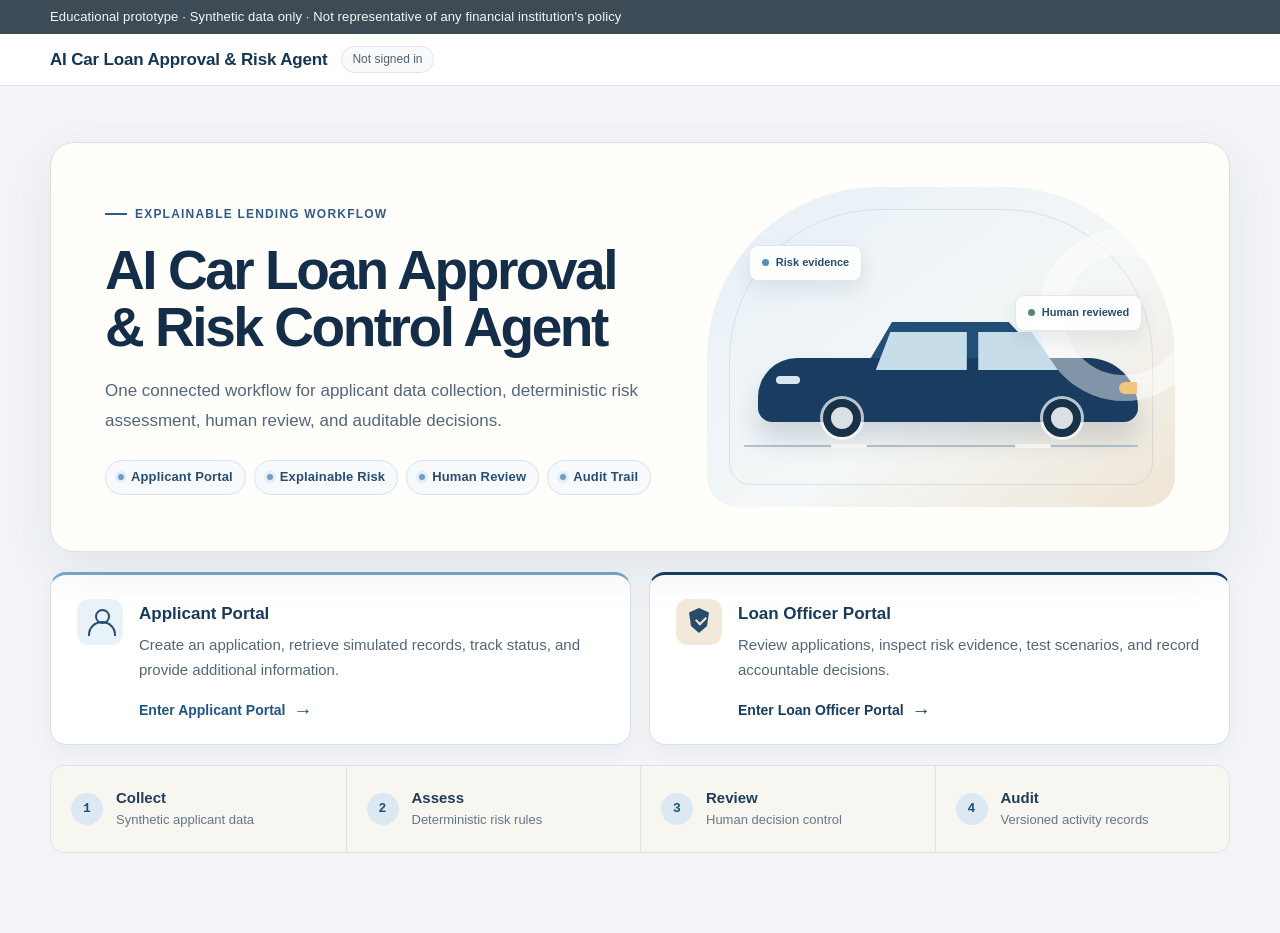
<file: frontend/index.html>
<!doctype html>
<html lang="en">
<head>
  <meta charset="utf-8">
  <meta name="viewport" content="width=device-width, initial-scale=1">
  <meta name="app-build" content="20260730-ui-final-2">
  <title>AI Car Loan Approval &amp; Risk Agent</title>
  <link rel="stylesheet" href="./css/styles.css?v=20260730-ui-final-2">
</head>
<body>
  <div class="demobar">Educational prototype · Synthetic data only · Not representative of any financial institution's policy</div>
  <nav class="appbar" aria-label="Main navigation">
    <div class="header-identity">
      <span class="brand" id="product-title">AI Car Loan Approval &amp; Risk Agent</span>
      <span class="who" id="who"></span>
    </div>
    <span class="spacer"></span>
    <span class="muted mono" id="ver"></span>
    <div class="header-actions" id="header-actions">
      <button class="btn sm" id="switch-portal" data-action="switch-role" hidden>Switch portal</button>
      <button class="btn sm" id="reset-demo" data-action="reset-demo" hidden>Reset demo</button>
    </div>
  </nav>
  <main class="wrap" id="app"></main>
  <div class="toast-region" id="toast-region" aria-live="polite" aria-atomic="true"></div>
  <script>if (window.location.hostname.endsWith('.onrender.com')) window.CAR_LOAN_API_BASE = 'https://g3-car-loan-api.onrender.com';</script>
  <script type="module" src="./js/app.js?v=20260730-ui-final-2"></script>
</body>
</html>
</file>
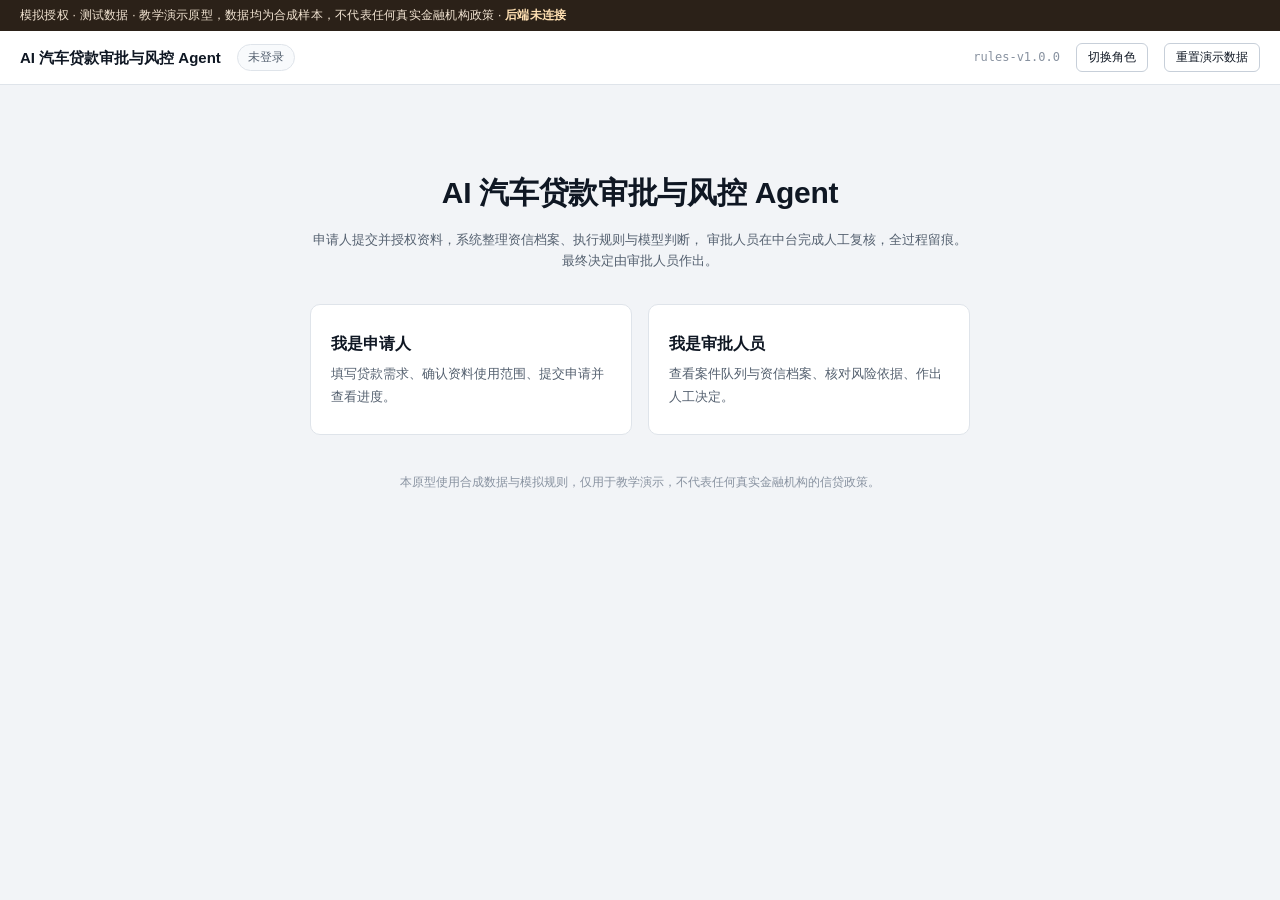
<file: frontend(api)/index_api.html>
<!DOCTYPE html>
<html lang="zh-CN">
<head>
<meta charset="utf-8">
<meta name="viewport" content="width=device-width, initial-scale=1">
<title>AI 汽车贷款审批与风控 Agent · 演示原型</title>
<style>
:root{
  --bg:#F2F4F7; --card:#FFFFFF; --card-2:#F8FAFC;
  --ink:#0F1723; --ink2:#54606F; --ink3:#8892A0;
  --line:#DFE4EA; --line2:#C7CFD9;
  --brand:#1F4E8C; --brand-soft:#E8EFF8; --brand-ink:#163A69;
  --ok:#15704A; --ok-soft:#E4F2EB;
  --warn:#9A6209; --warn-soft:#FBF0DC;
  --bad:#A8291F; --bad-soft:#FAE9E7;
  --mono: ui-monospace,"SF Mono","Cascadia Mono",Consolas,monospace;
  --sans: -apple-system,BlinkMacSystemFont,"Segoe UI","PingFang SC","Microsoft YaHei",sans-serif;
}
*{box-sizing:border-box}
body{margin:0;background:var(--bg);color:var(--ink);font-family:var(--sans);font-size:14px;line-height:1.6}
h1,h2,h3{margin:0;font-weight:600;letter-spacing:-.01em}
h1{font-size:22px} h2{font-size:17px} h3{font-size:14px}
a{color:var(--brand)}
.mono{font-family:var(--mono);font-variant-numeric:tabular-nums}

.demobar{background:#2B2118;color:#F2E4D2;font-size:12px;padding:6px 20px;letter-spacing:.02em}
.appbar{background:var(--card);border-bottom:1px solid var(--line);padding:12px 20px;display:flex;align-items:center;gap:16px;flex-wrap:wrap}
.appbar .brand{font-weight:600;font-size:15px}
.appbar .who{font-size:12px;color:var(--ink2);background:var(--card-2);border:1px solid var(--line);padding:3px 10px;border-radius:20px}
.appbar .spacer{flex:1}
.wrap{max-width:1320px;margin:0 auto;padding:24px 20px 80px}

.btn{font-family:inherit;font-size:13px;padding:8px 16px;border-radius:6px;border:1px solid var(--line2);background:var(--card);color:var(--ink);cursor:pointer;line-height:1.4}
.btn:hover{border-color:var(--ink3)}
.btn:focus-visible{outline:2px solid var(--brand);outline-offset:2px}
.btn.pri{background:var(--brand);border-color:var(--brand);color:#fff}
.btn.pri:hover{background:var(--brand-ink)}
.btn.ok{background:var(--ok);border-color:var(--ok);color:#fff}
.btn.warn{background:var(--warn);border-color:var(--warn);color:#fff}
.btn.bad{background:var(--bad);border-color:var(--bad);color:#fff}
.btn.sm{padding:5px 11px;font-size:12px}
.btn:disabled{opacity:.42;cursor:not-allowed}
.btnrow{display:flex;gap:10px;flex-wrap:wrap}

.card{background:var(--card);border:1px solid var(--line);border-radius:10px;padding:20px}
.card+.card{margin-top:16px}
.card h2{margin-bottom:4px}
.sub{color:var(--ink2);font-size:13px}
.muted{color:var(--ink3);font-size:12px}

label.f{display:block;margin-bottom:14px}
label.f span{display:block;font-size:12px;color:var(--ink2);margin-bottom:5px}
input,select{font-family:inherit;font-size:14px;width:100%;padding:8px 10px;border:1px solid var(--line2);border-radius:6px;background:var(--card)}
input:focus,select:focus{outline:2px solid var(--brand);outline-offset:-1px;border-color:var(--brand)}
input[readonly]{background:var(--card-2);color:var(--ink2)}
textarea{font-family:inherit;font-size:14px;width:100%;padding:10px;border:1px solid var(--line2);border-radius:6px;min-height:76px;resize:vertical}
.grid2{display:grid;grid-template-columns:1fr 1fr;gap:0 18px}
.grid3{display:grid;grid-template-columns:repeat(3,1fr);gap:0 18px}
@media(max-width:820px){.grid2,.grid3{grid-template-columns:1fr}}

table{width:100%;border-collapse:collapse;font-size:13px}
th{text-align:left;font-weight:500;font-size:11px;letter-spacing:.06em;text-transform:uppercase;color:var(--ink3);padding:8px 10px;border-bottom:1px solid var(--line)}
td{padding:10px;border-bottom:1px solid var(--line);vertical-align:middle}
tbody tr:hover{background:var(--card-2)}

.tag{display:inline-block;font-size:11px;padding:2px 9px;border-radius:20px;border:1px solid transparent;white-space:nowrap}
.t-gray{background:#EEF1F4;color:#4A5563} .t-blue{background:var(--brand-soft);color:var(--brand-ink)}
.t-ok{background:var(--ok-soft);color:var(--ok)} .t-warn{background:var(--warn-soft);color:var(--warn)}
.t-bad{background:var(--bad-soft);color:var(--bad)}

.stats{display:grid;grid-template-columns:repeat(4,1fr);gap:14px;margin-bottom:16px}
@media(max-width:820px){.stats{grid-template-columns:1fr 1fr}}
.stat{background:var(--card);border:1px solid var(--line);border-radius:10px;padding:16px 18px}
.stat .n{font-family:var(--mono);font-size:26px;font-weight:600;letter-spacing:-.02em}
.stat .l{font-size:12px;color:var(--ink2)}

.steps{display:flex;gap:6px;margin-bottom:22px;flex-wrap:wrap}
.steps div{flex:1;min-width:110px;font-size:12px;padding:8px 10px;border-radius:6px;background:var(--card-2);color:var(--ink3);border:1px solid var(--line)}
.steps div.on{background:var(--brand-soft);color:var(--brand-ink);border-color:#B9CEE6;font-weight:500}
.steps div.done{color:var(--ok);border-color:#C3DFD2;background:var(--ok-soft)}

.tl{list-style:none;padding:0;margin:0}
.tl li{position:relative;padding:0 0 20px 26px;border-left:2px solid var(--line);margin-left:6px}
.tl li:last-child{border-left-color:transparent;padding-bottom:0}
.tl li::before{content:"";position:absolute;left:-7px;top:4px;width:12px;height:12px;border-radius:50%;background:var(--card);border:2px solid var(--line2)}
.tl li.done::before{background:var(--ok);border-color:var(--ok)}
.tl li.now::before{background:var(--brand);border-color:var(--brand)}
.tl b{display:block;font-weight:500}

.cols{display:grid;grid-template-columns:1fr 1fr 1.05fr;gap:16px;align-items:start}
@media(max-width:1100px){.cols{grid-template-columns:1fr}}
.col{background:var(--card);border:1px solid var(--line);border-radius:10px;overflow:hidden}
.colhd{padding:12px 16px;border-bottom:1px solid var(--line);background:var(--card-2)}
.colhd b{font-size:13px} .colhd em{font-style:normal;font-size:11px;color:var(--ink3);display:block}
.colbd{padding:16px}

.fgroup{margin-bottom:18px}
.fgroup>b{font-size:11px;letter-spacing:.06em;text-transform:uppercase;color:var(--ink3);display:block;margin-bottom:8px}
.frow{padding:8px 10px;border:1px solid var(--line);border-radius:6px;margin-bottom:6px;background:var(--card)}
.frow.hl{border-color:var(--brand);background:var(--brand-soft)}
.frow .k{font-size:12px;color:var(--ink2)}
.frow .v{font-weight:500}
.chips{margin-top:4px;display:flex;gap:5px;flex-wrap:wrap}
.chip{font-size:10px;padding:1px 7px;border-radius:4px;background:#EEF1F4;color:#5B6675;border:1px solid var(--line)}
.chip.ok{background:var(--ok-soft);color:var(--ok);border-color:#C3DFD2}
.chip.ref{background:#F4F0E8;color:#7A6741;border-color:#E4DACA}

.chk{display:flex;justify-content:space-between;align-items:center;padding:7px 10px;border-bottom:1px solid var(--line);font-size:13px}
.chk:last-child{border-bottom:none}

.score{display:flex;align-items:baseline;gap:10px;margin-bottom:4px}
.score .n{font-family:var(--mono);font-size:42px;font-weight:600;letter-spacing:-.03em;line-height:1}
.bar{margin-bottom:9px;cursor:pointer}
.bar .lb{display:flex;justify-content:space-between;font-size:12px;margin-bottom:3px}
.bar .track{height:7px;background:#EDF0F3;border-radius:4px;overflow:hidden}
.bar .fill{height:100%;background:var(--brand);border-radius:4px}
.bar:hover .lb{color:var(--brand)}

.note{background:var(--card-2);border:1px solid var(--line);border-left:3px solid var(--brand);border-radius:0 6px 6px 0;padding:11px 14px;font-size:13px;color:var(--ink2);margin:14px 0}
.note.warn{border-left-color:var(--warn);background:var(--warn-soft);color:#6E4706}
.note.bad{border-left-color:var(--bad);background:var(--bad-soft);color:#7C1E16}
.hr{height:1px;background:var(--line);margin:18px 0}
.hr.thick{height:2px;background:var(--line2);margin:20px 0}
.center{text-align:center}
.hero{max-width:660px;margin:60px auto;text-align:center}
.hero h1{font-size:30px;margin-bottom:12px}
.rolecards{display:grid;grid-template-columns:1fr 1fr;gap:16px;margin-top:32px}
@media(max-width:700px){.rolecards{grid-template-columns:1fr}}
.rolecard{background:var(--card);border:1px solid var(--line);border-radius:10px;padding:26px 20px;cursor:pointer;text-align:left}
.rolecard:hover{border-color:var(--brand)}
.rolecard b{display:block;font-size:16px;margin-bottom:6px}
.sr{position:absolute;width:1px;height:1px;overflow:hidden;clip:rect(0 0 0 0)}
</style>
</head>
<body>
<div class="demobar">模拟授权 · 测试数据 · 教学演示原型，数据均为合成样本，不代表任何真实金融机构政策 · <b id="apiStatus">正在连接后端 API…</b></div>
<div class="appbar">
  <span class="brand">AI 汽车贷款审批与风控 Agent</span>
  <span class="who" id="who"></span>
  <span class="spacer"></span>
  <span class="muted mono" id="ver"></span>
  <button class="btn sm" onclick="switchRole()">切换角色</button>
  <button class="btn sm" onclick="resetDemo()">重置演示数据</button>
</div>
<div class="wrap" id="app"></div>
<script>
/* ============ 常量与规则版本 ============ */
const RULESET_VERSION = 'rules-v1.0.0';
const FLAT_RATE = 0.0278;
const KEY = 'carloan_demo_v1';

const STATUS = {
  draft:      {label:'草稿',       cls:'t-gray'},
  submitted:  {label:'已提交',     cls:'t-blue'},
  reviewing:  {label:'审核中',     cls:'t-blue'},
  need_info:  {label:'待补充资料', cls:'t-warn'},
  approved:   {label:'已批准',     cls:'t-ok'},
  rejected:   {label:'已拒绝',     cls:'t-bad'}
};

/* ============ 演示案例（三档，一键载入） ============ */
const PRESETS = {
  low: {name:'陈慧玲', nric:'S8••••21F', age:38, residency:'新加坡公民', phone:'9•••4412',
    empType:'全职受雇', employer:'新翼物流私人有限公司', title:'运营主管', empMonths:20,
    incomeDeclared:6000, incomeVerified:6000, education:'本科', marital:'已婚',
    existingMonthly:500, outstanding:12000, latePayments:0, otherLoans:1,
    carModel:'Toyota Corolla Altis 1.6', carPrice:115000, omv:17000, carAge:1,
    downPayment:43700, loanAmount:71300, tenureYears:5},
  medium: {name:'林俊达', nric:'S9••••07D', age:31, residency:'永久居民', phone:'8•••7730',
    empType:'全职受雇', employer:'恒昌建筑工程私人有限公司', title:'项目协调员', empMonths:10,
    incomeDeclared:5000, incomeVerified:4300, education:'大专', marital:'未婚',
    existingMonthly:1000, outstanding:48000, latePayments:1, otherLoans:2,
    carModel:'Honda Civic 1.5 Turbo', carPrice:150000, omv:25000, carAge:4,
    downPayment:60000, loanAmount:90000, tenureYears:7},
  high: {name:'黄伟明', nric:'S9••••55A', age:27, residency:'工作准证', phone:'9•••2038',
    empType:'自雇 / 兼职', employer:'个体经营（网约车）', title:'自雇', empMonths:5,
    incomeDeclared:4200, incomeVerified:2900, education:'中学', marital:'未婚',
    existingMonthly:1200, outstanding:71000, latePayments:3, otherLoans:3,
    carModel:'Mazda 3 1.5', carPrice:130000, omv:18000, carAge:3,
    downPayment:39000, loanAmount:91000, tenureYears:7}
};

/* ============ 存储 ============ */
let S = null;
function blankApp(){
  return {id:null, status:'draft', createdAt:null, submittedAt:null,
    consent:false, myinfoPulled:false, creditPulled:false,
    name:'', nric:'', age:'', residency:'新加坡公民', phone:'',
    empType:'全职受雇', employer:'', title:'', empMonths:'',
    incomeDeclared:'', incomeVerified:'', education:'', marital:'',
    existingMonthly:'', outstanding:'', latePayments:'', otherLoans:'',
    carModel:'', carPrice:'', omv:'', carAge:'',
    downPayment:'', loanAmount:'', tenureYears:5,
    decision:null, officerNote:'', needInfoReason:'', supplementNote:''};
}
function seedData(){
  const apps = [];
  const mk = (preset, status, decision, note) => {
    const a = Object.assign(blankApp(), PRESETS[preset]);
    a.consent = true; a.myinfoPulled = true; a.creditPulled = true;
    a.status = status; a.decision = decision; a.officerNote = note || '';
    return a;
  };
  apps.push(mk('low','approved','Approve','收入与社保记录一致，负债水平低，同意按申请金额批准。'));
  apps.push(mk('medium','reviewing',null,''));
  apps.push(mk('high','rejected','Reject','申报收入与核实收入差异过大，且近12个月逾期3次，风险不可接受。'));
  apps.push(mk('medium','need_info',null,''));
  apps[3].needInfoReason = '请补充最近3个月完整银行流水，用于核对申报收入。';
  apps.push(mk('low','submitted',null,''));
  const now = Date.now();
  apps.forEach((a,i)=>{
    a.id = 'CAR-2026-' + String(i+1).padStart(3,'0');
    a.createdAt = now - (6-i)*86400000;
    a.submittedAt = a.createdAt + 3600000;
    a.name = a.name + ' ' + ['','','','（二次申请）',''][i];
    a.name = a.name.trim();
  });
  apps[3].nric = apps[1].nric;
  const audit = [];
  apps.forEach(a=>{
    audit.push(mkAudit(a.id,'Submitted','Applicant',a.submittedAt,'申请提交，资料项 16 / 16'));
    audit.push(mkAudit(a.id,'Info Retrieved','System',a.submittedAt+60000,'MyInfo Sandbox 模拟授权拉取成功'));
    const r = evaluate(a, apps);
    audit.push(mkAudit(a.id,'Risk Assessed','System',a.submittedAt+120000,'风险分 '+r.score+' / '+r.level+'，建议 '+r.recommendation));
    if(a.status==='approved') audit.push(mkAudit(a.id,'Approved','Officer01',a.submittedAt+7200000,a.officerNote));
    if(a.status==='rejected') audit.push(mkAudit(a.id,'Rejected','Officer01',a.submittedAt+7200000,a.officerNote));
    if(a.status==='need_info') audit.push(mkAudit(a.id,'Info Requested','Officer01',a.submittedAt+5400000,a.needInfoReason));
  });
  return {apps, audit, seq:apps.length, role:null};
}
function mkAudit(appId, action, actor, ts, note){
  return {appId, action, actor, ts, note, modelVersion:RULESET_VERSION};
}
function load(){
  try{ const raw = localStorage.getItem(KEY); if(raw){ S = JSON.parse(raw); return; } }catch(e){}
  S = seedData(); save();
}
function save(){ try{ localStorage.setItem(KEY, JSON.stringify(S)); }catch(e){} }
function resetDemo(){
  if(!confirm('重置为初始演示数据？当前所有新建的申请会被清空。')) return;
  S = seedData(); save(); location.hash = '#/'; render();
}
function logAudit(appId, action, actor, note){
  S.audit.push(mkAudit(appId, action, actor, Date.now(), note)); save();
}
function findApp(id){ return S.apps.find(a=>a.id===id); }

/* ============ 工具 ============ */
const n = v => Number(v) || 0;
const money = v => 'S$' + n(v).toLocaleString('en-SG',{maximumFractionDigits:0});
const pct = v => (v*100).toFixed(1) + '%';
const fmtTime = ts => { const d = new Date(ts);
  return d.getFullYear()+'-'+String(d.getMonth()+1).padStart(2,'0')+'-'+String(d.getDate()).padStart(2,'0')+' '+String(d.getHours()).padStart(2,'0')+':'+String(d.getMinutes()).padStart(2,'0'); };
const esc = s => String(s==null?'':s).replace(/[&<>"]/g, c=>({'&':'&amp;','<':'&lt;','>':'&gt;','"':'&quot;'}[c]));

/* ============ 风险规则引擎（确定性，纯函数） ============ */
function ltvCap(omv){ return n(omv) <= 20000 ? 0.70 : 0.60; }
function monthlyPayment(loan, years){
  const y = n(years) || 1;
  return (n(loan) + n(loan)*FLAT_RATE*y) / (y*12);
}
function band(v, table){ for(const [max, score, tag] of table){ if(v < max) return [score, tag]; } return [0,'']; }

function evaluate(a, allApps){
  const factors = [], rules = [], questions = [], hard = [];
  const price = n(a.carPrice), loan = n(a.loanAmount), omv = n(a.omv);
  const cap = ltvCap(omv);
  const ltv = price > 0 ? loan/price : 0;
  const mp = monthlyPayment(loan, a.tenureYears);
  const income = n(a.incomeVerified) || n(a.incomeDeclared);
  const dsr = income > 0 ? (n(a.existingMonthly) + mp)/income : 1;
  const dpRatio = price > 0 ? n(a.downPayment)/price : 0;
  const gap = n(a.incomeVerified) > 0 ? Math.abs(n(a.incomeDeclared)-n(a.incomeVerified))/n(a.incomeVerified) : 0;

  /* --- L0 硬性合规规则：不参与打分，直接决定去向 --- */
  if(price > 0 && ltv > cap + 0.0001)
    hard.push({rule:'MAS-LTV-01', text:'融资比例 '+pct(ltv)+' 超出该 OMV 档位上限 '+pct(cap), action:'Reject'});
  if(n(a.tenureYears) > 7)
    hard.push({rule:'MAS-TENURE-01', text:'贷款期限 '+a.tenureYears+' 年超过 7 年上限', action:'Reject'});
  const missing = requiredMissing(a);
  if(missing.length)
    hard.push({rule:'DOC-COMPLETE-01', text:'必填资料缺失：'+missing.join('、'), action:'Manual Review'});

  /* --- L1 加权评分 --- */
  const add = (id,label,score,tag,fields)=>{ if(score>0){ factors.push({id,label,score,fields}); rules.push(id+' · '+tag); } };
  const base = 8;

  const [sDsr, tDsr] = band(dsr, [[0.30,0,''],[0.40,5,'偿债比 30–40%'],[0.55,12,'偿债比 40–55%'],[99,22,'偿债比超过 55%']]);
  add('DSR','偿债压力 (DSR '+pct(dsr)+')', sDsr, tDsr, ['existingMonthly','incomeVerified','loanAmount']);
  if(sDsr >= 12) questions.push('核实是否存在未申报的其他分期或担保责任');

  const [sDp, tDp] = band(dpRatio, [[0.35,10,'首付低于 35%'],[0.40,7,'首付 35–40%'],[0.45,4,'首付 40–45%'],[99,0,'']]);
  add('DOWN','首付比例 ('+pct(dpRatio)+')', sDp, tDp, ['downPayment','carPrice']);

  const [sInc, tInc] = band(gap, [[0.05,0,''],[0.15,7,'收入差异 5–15%'],[0.30,13,'收入差异 15–30%'],[99,18,'收入差异超过 30%']]);
  add('INCGAP','收入一致性 (差异 '+pct(gap)+')', sInc, tInc, ['incomeDeclared','incomeVerified']);
  if(sInc >= 13) questions.push('要求补充近 3 个月银行流水，核对申报收入口径');

  const em = n(a.empMonths);
  const [sEmp, tEmp] = band(em, [[6,8,'任职不足 6 个月'],[12,6,'任职 6–12 个月'],[24,3,'任职 12–24 个月'],[9999,0,'']]);
  add('EMP','任职稳定性 ('+em+' 个月)', sEmp, tEmp, ['empMonths','employer']);
  if(sEmp >= 6) questions.push('核实当前雇佣关系与试用期状态');

  const lp = n(a.latePayments);
  const [sLate, tLate] = band(lp, [[1,0,''],[2,5,'近12个月逾期 1 次'],[4,11,'近12个月逾期 2–3 次'],[999,15,'近12个月逾期 4 次以上']]);
  add('LATE','历史逾期 ('+lp+' 次)', sLate, tLate, ['latePayments','outstanding']);
  if(sLate >= 11) questions.push('调取逾期明细，确认是否已全部结清');

  const life = n(a.carAge) + n(a.tenureYears);
  const sCar = life > 10 ? 6 : 0;
  add('CAR','车龄与残值 (车龄+期限 '+life+' 年)', sCar, '车龄加期限超过 10 年', ['carAge','tenureYears']);

  /* --- 重复申请检测 --- */
  const dup = (allApps||[]).filter(x => x.nric && x.nric===a.nric && x.id !== a.id);
  if(dup.length){
    factors.push({id:'DUP', label:'重复申请 (同一证件已有 '+dup.length+' 笔)', score:6, fields:['nric']});
    rules.push('DUP · 同一证件号存在其他在途或历史申请');
    questions.push('确认与 '+dup.map(d=>d.id).join('、')+' 是否为同一实际借款用途');
  }

  let score = base + factors.reduce((s,f)=>s+f.score, 0);
  score = Math.max(0, Math.min(100, Math.round(score)));
  const level = score >= 65 ? 'High' : score >= 35 ? 'Medium' : 'Low';
  let rec = level === 'High' ? 'Reject' : level === 'Medium' ? 'Manual Review' : 'Approve';
  const hardReject = hard.find(h=>h.action==='Reject');
  if(hardReject) rec = 'Reject';
  else if(hard.length) rec = 'Manual Review';

  factors.sort((x,y)=>y.score-x.score);
  return {score, level, recommendation:rec, factors, rules, questions, hard,
    modelVersion:RULESET_VERSION, metrics:{ltv, cap, dsr, dpRatio, gap, monthly:mp}};
}

function requiredMissing(a){
  const req = [['name','姓名'],['nric','证件号'],['employer','单位'],['empMonths','任职月数'],
    ['incomeDeclared','申报收入'],['carPrice','车价'],['loanAmount','贷款金额'],['downPayment','首付']];
  return req.filter(([k])=>!a[k] && a[k]!==0).map(([,l])=>l);
}
/* ============ 路由 ============ */
function go(h){ location.hash = h; }
window.addEventListener('hashchange', render);

function switchRole(){
  S.role = null; save(); go('#/');
}
function requireRole(r){
  if(S.role !== r){ go(r==='applicant' ? '#/login/applicant' : '#/login/officer'); return false; }
  return true;
}

function render(){
  const h = (location.hash || '#/').slice(1);
  const p = h.split('/').filter(Boolean);
  document.getElementById('who').textContent =
    S.role === 'applicant' ? '申请人 · applicant@demo.com' :
    S.role === 'officer' ? '信贷审批人员 · Officer01' : '未登录';
  document.getElementById('ver').textContent = RULESET_VERSION;
  const el = document.getElementById('app');
  const v = p[0] || '';
  if(v === '') el.innerHTML = viewHome();
  else if(v === 'login') el.innerHTML = viewLogin(p[1]);
  else if(v === 'apply-home'){ if(!requireRole('applicant')) return; el.innerHTML = viewApplicantHome(); }
  else if(v === 'form'){ if(!requireRole('applicant')) return; el.innerHTML = viewForm(p[1]); }
  else if(v === 'status'){ if(!requireRole('applicant')) return; el.innerHTML = viewStatus(p[1]); }
  else if(v === 'supplement'){ if(!requireRole('applicant')) return; el.innerHTML = viewSupplement(p[1]); }
  else if(v === 'queue'){ if(!requireRole('officer')) return; el.innerHTML = viewQueue(); }
  else if(v === 'case'){ if(!requireRole('officer')) return; el.innerHTML = viewCase(p[1]); }
  else if(v === 'audit'){ if(!requireRole('officer')) return; el.innerHTML = viewAudit(); }
  else el.innerHTML = '<div class="card">页面不存在。<button class="btn sm" onclick="go(\'#/\')">回首页</button></div>';
  window.scrollTo(0,0);
}

/* ============ 首页 ============ */
function viewHome(){
  return `<div class="hero">
    <h1>AI 汽车贷款审批与风控 Agent</h1>
    <p class="sub">申请人提交并授权资料，系统整理资信档案、执行规则与模型判断，
    审批人员在中台完成人工复核，全过程留痕。最终决定由审批人员作出。</p>
    <div class="rolecards">
      <div class="rolecard" onclick="go('#/login/applicant')">
        <b>我是申请人</b>
        <span class="sub">填写贷款需求、确认资料使用范围、提交申请并查看进度。</span>
      </div>
      <div class="rolecard" onclick="go('#/login/officer')">
        <b>我是审批人员</b>
        <span class="sub">查看案件队列与资信档案、核对风险依据、作出人工决定。</span>
      </div>
    </div>
    <p class="muted" style="margin-top:38px">本原型使用合成数据与模拟规则，仅用于教学演示，不代表任何真实金融机构的信贷政策。</p>
  </div>`;
}

/* ============ 登录 ============ */
function viewLogin(role){
  const isApp = role === 'applicant';
  const acc = isApp ? 'applicant@demo.com' : 'officer@demo.com';
  return `<div style="max-width:420px;margin:56px auto">
    <div class="card">
      <h2>${isApp ? '申请人登录' : '审批人员登录'}</h2>
      <p class="sub" style="margin-bottom:20px">演示环境，账号已固定。不提供注册、验证码与找回密码。</p>
      <label class="f"><span>${isApp ? '邮箱 / 申请编号' : '员工编号 / 邮箱'}</span><input id="lgu" value=""></label>
      <label class="f"><span>密码</span><input id="lgp" type="password" value=""></label>
      <div class="btnrow">
        <button class="btn pri" onclick="doLogin('${role}')">登录</button>
        <button class="btn" onclick="fillLogin('${acc}')">一键填入演示账号</button>
        <button class="btn" onclick="go('#/')">返回首页</button>
      </div>
      <div class="note">演示账号：<span class="mono">${acc}</span> ／ 密码 <span class="mono">demo123</span></div>
    </div></div>`;
}
function fillLogin(acc){ document.getElementById('lgu').value = acc; document.getElementById('lgp').value = 'demo123'; }
function doLogin(role){
  const u = document.getElementById('lgu').value.trim();
  if(!u){ alert('请输入账号，或点击"一键填入演示账号"。'); return; }
  S.role = role; save();
  go(role === 'applicant' ? '#/apply-home' : '#/queue');
}

/* ============ 申请人主页 ============ */
function viewApplicantHome(){
  const rows = S.apps.map(a=>{
    const st = STATUS[a.status];
    return `<tr>
      <td class="mono">${a.id}</td><td>${esc(a.carModel)}</td>
      <td class="mono">${money(a.loanAmount)}</td>
      <td><span class="tag ${st.cls}">${st.label}</span></td>
      <td class="muted mono">${fmtTime(a.submittedAt || a.createdAt)}</td>
      <td><div class="btnrow">
        <button class="btn sm" onclick="go('#/status/${a.id}')">查看详情</button>
        ${a.status==='need_info' ? `<button class="btn sm warn" onclick="go('#/supplement/${a.id}')">补充资料</button>` : ''}
      </div></td></tr>`;
  }).join('');
  return `<div style="display:flex;align-items:center;gap:14px;margin-bottom:18px">
      <h1>我的贷款申请</h1><span class="spacer" style="flex:1"></span>
      <button class="btn pri" onclick="newApplication()">新建申请</button>
    </div>
    <div class="card"><table>
      <thead><tr><th>申请编号</th><th>车型</th><th>贷款金额</th><th>状态</th><th>提交时间</th><th>操作</th></tr></thead>
      <tbody>${rows || '<tr><td colspan="6" class="muted center" style="padding:32px">还没有申请。点击右上角"新建申请"开始。</td></tr>'}</tbody>
    </table></div>`;
}
function newApplication(){
  S.seq += 1;
  const a = blankApp();
  a.id = 'CAR-2026-' + String(S.seq).padStart(3,'0');
  a.createdAt = Date.now();
  S.apps.push(a); save();
  DRAFT = a.id; STEP = 1;
  go('#/form/' + a.id);
}

/* ============ 申请表 ============ */
let STEP = 1, DRAFT = null;
const STEP_NAMES = ['个人资料','就业与收入','负债与信用','车辆与贷款','确认提交'];

function viewForm(id){
  const a = findApp(id); if(!a) return '<div class="card">申请不存在。</div>';
  DRAFT = id;
  const steps = STEP_NAMES.map((s,i)=>
    `<div class="${i+1===STEP?'on':(i+1<STEP?'done':'')}">${i+1}. ${s}</div>`).join('');
  return `<div style="display:flex;align-items:center;gap:14px;margin-bottom:6px">
      <h1>贷款申请 <span class="mono muted" style="font-size:15px">${a.id}</span></h1>
      <span style="flex:1"></span>
      <span class="muted">一键载入演示案例：</span>
      <button class="btn sm" onclick="loadPreset('low')">低风险</button>
      <button class="btn sm" onclick="loadPreset('medium')">中风险</button>
      <button class="btn sm" onclick="loadPreset('high')">高风险</button>
    </div>
    <p class="sub" style="margin-bottom:18px">共五步。带"模拟授权"的按钮会从测试沙箱拉取固定数据，不连接任何真实系统。</p>
    <div class="steps">${steps}</div>
    <div class="card">${[stepOne,stepTwo,stepThree,stepFour,stepFive][STEP-1](a)}</div>
    <div class="btnrow" style="margin-top:16px">
      ${STEP>1 ? '<button class="btn" onclick="gotoStep(-1)">上一步</button>' : '<button class="btn" onclick="go(\'#/apply-home\')">返回列表</button>'}
      ${STEP<5 ? '<button class="btn pri" onclick="gotoStep(1)">下一步</button>'
               : '<button class="btn pri" onclick="submitApp()">提交申请</button>'}
      <button class="btn" onclick="saveDraft()">保存草稿</button>
    </div>`;
}
function fld(a,k,label,type,ro){
  return `<label class="f"><span>${label}</span><input id="i_${k}" type="${type||'text'}" value="${esc(a[k])}" ${ro?'readonly':''} oninput="setF('${k}',this.value)"></label>`;
}
function setF(k,v){ const a = findApp(DRAFT); if(!a) return; a[k] = v;
  if(['carPrice','loanAmount','downPayment','omv'].includes(k)) refreshLtv(); }
function gotoStep(d){ collect(); STEP = Math.max(1, Math.min(5, STEP+d)); save(); render(); }
function saveDraft(){ collect(); save(); alert('草稿已保存。'); }
function collect(){ save(); }
function loadPreset(kind){
  const a = findApp(DRAFT); if(!a) return;
  Object.assign(a, PRESETS[kind]);
  a.consent = true; a.myinfoPulled = true; a.creditPulled = true;
  save(); render();
}

function stepOne(a){
  return `<h2>个人资料</h2><p class="sub" style="margin-bottom:16px">可手动填写，也可使用模拟授权自动填入并带上来源标记。</p>
    <div class="btnrow" style="margin-bottom:18px">
      <button class="btn pri" onclick="pullMyInfo()">使用 MyInfo 模拟授权填入</button>
      <button class="btn" onclick="toggleScope()">查看授权范围</button>
    </div>
    ${a.myinfoPulled ? '<div class="note">已通过 <b>MyInfo Sandbox</b> 模拟授权填入。来源：MyInfo Sandbox ／ 核验状态：已核验 ／ 更新时间：'+fmtTime(Date.now())+'</div>' : ''}
    <div id="scope" style="display:none" class="note">本次授权范围：姓名、证件号（脱敏）、居留身份、联系方式、单位与职位、任职时间、公积金缴纳记录、学历。授权仅用于本笔汽车贷款审批，不用于营销。</div>
    <label class="f" style="display:flex;gap:8px;align-items:flex-start">
      <input type="checkbox" style="width:auto;margin-top:4px" id="i_consent" ${a.consent?'checked':''} onchange="setF('consent',this.checked)">
      <span style="margin:0">我同意将上述范围内的资料用于本次贷款审批与风险评估</span></label>
    <div class="hr"></div>
    <div class="grid2">
      ${fld(a,'name','姓名')}${fld(a,'nric','证件号（脱敏）')}
      ${fld(a,'age','年龄','number')}
      <label class="f"><span>居留身份</span><select id="i_residency" onchange="setF('residency',this.value)">
        ${['新加坡公民','永久居民','工作准证'].map(x=>`<option ${a.residency===x?'selected':''}>${x}</option>`).join('')}</select></label>
      ${fld(a,'phone','联系电话')}${fld(a,'education','学历（仅供核验）')}
    </div>`;
}
function pullMyInfo(){
  const a = findApp(DRAFT); const p = PRESETS.medium;
  ['name','nric','age','residency','phone','education','marital','employer','title','empMonths']
    .forEach(k=>{ if(!a[k]) a[k] = p[k]; });
  a.myinfoPulled = true; a.consent = true; save(); render();
}
function toggleScope(){ const e = document.getElementById('scope'); e.style.display = e.style.display==='none'?'block':'none'; }

function stepTwo(a){
  const gap = n(a.incomeVerified)>0 ? Math.abs(n(a.incomeDeclared)-n(a.incomeVerified))/n(a.incomeVerified) : 0;
  return `<h2>就业与收入</h2><p class="sub" style="margin-bottom:16px">申报收入由你填写，核实收入来自模拟公积金／社保记录，两者会被系统比对。</p>
    <div class="grid2">
      <label class="f"><span>就业类型</span><select onchange="setF('empType',this.value)">
        ${['全职受雇','自雇 / 兼职','合同制'].map(x=>`<option ${a.empType===x?'selected':''}>${x}</option>`).join('')}</select></label>
      ${fld(a,'employer','单位名称')}${fld(a,'title','职位')}${fld(a,'empMonths','任职月数','number')}
      ${fld(a,'incomeDeclared','申报月收入 (S$)','number')}
      ${fld(a,'incomeVerified','核实月收入 (S$，模拟拉取)','number',true)}
    </div>
    <div class="btnrow"><button class="btn" onclick="pullCpf()">模拟拉取公积金缴纳记录</button></div>
    ${n(a.incomeVerified)>0 ? `<div class="note ${gap>0.15?'warn':''}">申报与核实收入差异 <b>${pct(gap)}</b>${gap>0.15?'　该差异会触发一致性检查，需在审批端说明。':''}</div>` : ''}`;
}
function pullCpf(){ const a = findApp(DRAFT);
  a.incomeVerified = a.incomeVerified || Math.round(n(a.incomeDeclared)*0.87);
  save(); render(); }

function stepThree(a){
  return `<h2>负债与信用</h2><p class="sub" style="margin-bottom:16px">用于计算偿债压力与历史信用表现。</p>
    <div class="btnrow" style="margin-bottom:18px"><button class="btn" onclick="pullCredit()">模拟征信授权拉取</button></div>
    ${a.creditPulled ? '<div class="note">已通过 <b>credit_report_sandbox</b> 模拟拉取。来源：征信沙箱 ／ 核验状态：已核验</div>' : ''}
    <div class="grid2">
      ${fld(a,'existingMonthly','现有每月还款 (S$)','number')}${fld(a,'outstanding','未偿债务总额 (S$)','number')}
      ${fld(a,'latePayments','近12个月逾期次数','number')}${fld(a,'otherLoans','其他在贷笔数','number')}
    </div>`;
}
function pullCredit(){ const a = findApp(DRAFT); a.creditPulled = true;
  if(!a.existingMonthly) Object.assign(a, {existingMonthly:1000, outstanding:48000, latePayments:1, otherLoans:2});
  save(); render(); }

function stepFour(a){
  return `<h2>车辆与贷款</h2><p class="sub" style="margin-bottom:16px">融资比例上限按车辆 OMV 分档：OMV ≤ S$20,000 为 70%，高于 S$20,000 为 60%；贷款期限最长 7 年。</p>
    <div class="grid2">
      ${fld(a,'carModel','车型')}${fld(a,'carPrice','车辆总价含 COE (S$)','number')}
      ${fld(a,'omv','车辆 OMV (S$)','number')}${fld(a,'carAge','车龄（年）','number')}
      ${fld(a,'downPayment','首付金额 (S$)','number')}${fld(a,'loanAmount','贷款金额 (S$)','number')}
      <label class="f"><span>贷款期限（年）</span><select onchange="setF('tenureYears',this.value)">
        ${[1,2,3,4,5,6,7].map(x=>`<option ${n(a.tenureYears)===x?'selected':''}>${x}</option>`).join('')}</select></label>
    </div>
    <div id="ltvbox">${ltvBox(a)}</div>`;
}
function ltvBox(a){
  const price = n(a.carPrice), loan = n(a.loanAmount), cap = ltvCap(a.omv);
  if(!price) return '<div class="note">填写车价与贷款金额后，这里会实时显示融资比例。</div>';
  const ltv = loan/price, over = ltv > cap + 0.0001;
  const mp = monthlyPayment(loan, a.tenureYears);
  return `<div class="note ${over?'bad':''}">
    融资比例 <b>${pct(ltv)}</b>　适用上限 <b>${pct(cap)}</b>　预计月供 <b>${money(mp)}</b>
    ${over ? '<br><b>超出上限，该申请将被直接拒绝。</b>请提高首付或降低贷款金额。' : ''}</div>`;
}
function refreshLtv(){ const b = document.getElementById('ltvbox'); if(b) b.innerHTML = ltvBox(findApp(DRAFT)); }

function stepFive(a){
  const missing = requiredMissing(a);
  const row = (k,v)=>`<div class="chk"><span class="muted">${k}</span><span>${v||'<span class="tag t-warn">未填写</span>'}</span></div>`;
  return `<h2>确认并提交</h2><p class="sub" style="margin-bottom:16px">提交后资料将进入企业审批中台，由审批人员完成人工复核。</p>
    ${missing.length ? `<div class="note warn">以下必填项尚未完成：<b>${missing.join('、')}</b></div>` : '<div class="note">资料完整，可以提交。</div>'}
    <div class="grid2"><div>
      ${row('姓名', esc(a.name))}${row('证件号', esc(a.nric))}${row('单位', esc(a.employer))}
      ${row('任职月数', a.empMonths)}${row('申报月收入', a.incomeDeclared?money(a.incomeDeclared):'')}
    </div><div>
      ${row('车型', esc(a.carModel))}${row('车价', a.carPrice?money(a.carPrice):'')}
      ${row('首付', a.downPayment?money(a.downPayment):'')}${row('贷款金额', a.loanAmount?money(a.loanAmount):'')}
      ${row('贷款期限', a.tenureYears + ' 年')}
    </div></div>
    <div class="note">AI 仅提供风险分析与处理建议，最终批准或拒绝由信贷审批人员作出。</div>`;
}
function submitApp(){
  const a = findApp(DRAFT);
  if(!a.consent){ alert('请先在第 1 步勾选资料使用授权。'); STEP = 1; render(); return; }
  const missing = requiredMissing(a);
  if(missing.length){ alert('以下必填项尚未完成：' + missing.join('、')); return; }
  a.status = 'submitted'; a.submittedAt = Date.now(); save();
  logAudit(a.id, 'Submitted', 'Applicant', '申请提交，资料项 ' + (16-missing.length) + ' / 16');
  logAudit(a.id, 'Info Retrieved', 'System', 'MyInfo Sandbox 模拟授权拉取成功');
  const r = evaluate(a, S.apps);
  logAudit(a.id, 'Risk Assessed', 'System', '风险分 ' + r.score + ' / ' + r.level + '，建议 ' + r.recommendation);
  a.status = 'reviewing'; save();
  go('#/status/' + a.id);
}

/* ============ 状态与时间线 ============ */
function viewStatus(id){
  const a = findApp(id); if(!a) return '<div class="card">申请不存在。</div>';
  const st = STATUS[a.status];
  const done = ['submitted','reviewing','need_info','approved','rejected'].indexOf(a.status);
  const finished = a.status==='approved' || a.status==='rejected';
  const nodes = [
    ['申请提交', '资料已进入审批中台', true],
    ['资料检查', '完整性与一致性核对', done>=0],
    ['AI 风险评估', '生成风险分与处理建议', done>=1],
    ['人工审核', a.status==='need_info' ? '已退回，等待补充资料' : (finished?'已完成':'审批人员处理中'), done>=1],
    ['最终结果', finished ? (a.status==='approved'?'已批准':'已拒绝') : '待定', finished]
  ];
  const li = nodes.map((x,i)=>{
    const cls = x[2] ? (i===nodes.length-1 && !finished ? '' : 'done') : '';
    const now = !x[2] && nodes[i-1] && nodes[i-1][2] ? 'now' : '';
    return `<li class="${cls||now}"><b>${x[0]}</b><span class="muted">${x[1]}</span></li>`;
  }).join('');
  return `<div style="display:flex;align-items:center;gap:14px;margin-bottom:18px">
      <h1>申请 <span class="mono">${a.id}</span></h1>
      <span class="tag ${st.cls}">${st.label}</span><span style="flex:1"></span>
      <button class="btn" onclick="go('#/apply-home')">返回列表</button>
      ${a.status==='need_info' ? `<button class="btn warn" onclick="go('#/supplement/${a.id}')">去补充资料</button>` : ''}
    </div>
    ${a.status==='need_info' ? `<div class="note warn"><b>审批人员要求补充资料：</b>${esc(a.needInfoReason)}</div>` : ''}
    ${a.decision ? `<div class="note ${a.status==='approved'?'':'bad'}"><b>审批结论：${a.decision}</b><br>${esc(a.officerNote)}</div>` : ''}
    <div class="grid2" style="gap:16px">
      <div class="card"><h2>处理进度</h2><div class="hr"></div><ul class="tl">${li}</ul>
        <div class="note">AI 仅提供风险分析，最终决定由信贷审批人员作出。</div></div>
      <div class="card"><h2>申请摘要</h2><div class="hr"></div>
        <div class="chk"><span class="muted">车型</span><span>${esc(a.carModel)}</span></div>
        <div class="chk"><span class="muted">车价</span><span class="mono">${money(a.carPrice)}</span></div>
        <div class="chk"><span class="muted">首付</span><span class="mono">${money(a.downPayment)}</span></div>
        <div class="chk"><span class="muted">贷款金额</span><span class="mono">${money(a.loanAmount)}</span></div>
        <div class="chk"><span class="muted">贷款期限</span><span>${a.tenureYears} 年</span></div>
        <div class="chk"><span class="muted">提交时间</span><span class="mono">${fmtTime(a.submittedAt||a.createdAt)}</span></div>
      </div></div>`;
}

/* ============ 补充资料 ============ */
function viewSupplement(id){
  const a = findApp(id); if(!a) return '<div class="card">申请不存在。</div>';
  return `<h1 style="margin-bottom:18px">补充资料 <span class="mono muted" style="font-size:15px">${a.id}</span></h1>
    <div class="card">
      <div class="note warn"><b>需要补充的内容：</b>${esc(a.needInfoReason || '审批人员未填写具体原因。')}</div>
      <label class="f"><span>说明（可选）</span><textarea id="supnote">${esc(a.supplementNote)}</textarea></label>
      <div class="btnrow">
        <button class="btn" onclick="mockUpload()">模拟上传文件</button>
        <button class="btn pri" onclick="submitSup('${a.id}')">提交补充资料</button>
        <button class="btn" onclick="go('#/status/${a.id}')">返回</button>
      </div>
      <div id="uplist" style="margin-top:14px"></div>
      <p class="muted" style="margin-top:14px">演示环境只记录文件名与大小，不做 OCR 或内容解析。</p>
    </div>`;
}
let UPLOADS = [];
function mockUpload(){
  const names = ['bank_statement_2026Q2.pdf','payslip_jun2026.pdf','employment_letter.pdf'];
  UPLOADS.push({name:names[UPLOADS.length % 3], size:(120 + UPLOADS.length*37) + ' KB'});
  document.getElementById('uplist').innerHTML = UPLOADS.map(u=>
    `<div class="chk"><span class="mono">${u.name}</span><span class="tag t-ok">已上传 · ${u.size}</span></div>`).join('');
}
function submitSup(id){
  const a = findApp(id);
  a.supplementNote = document.getElementById('supnote').value;
  a.status = 'reviewing'; save();
  logAudit(id, 'Info Submitted', 'Applicant', '补充资料 ' + UPLOADS.length + ' 项：' + (a.supplementNote || '无说明'));
  UPLOADS = [];
  alert('补充资料已提交，状态更新为审核中。');
  go('#/status/' + id);
}
/* ============ 审批队列 ============ */
let Q = {kw:'', status:'', level:''};
function setQ(k,v){ Q[k] = v; render(); }

function viewQueue(){
  const withRisk = S.apps.map(a=>({a, r:evaluate(a, S.apps)}));
  const pending = withRisk.filter(x=>['submitted','reviewing','need_info'].includes(x.a.status)).length;
  const high = withRisk.filter(x=>x.r.level==='High').length;
  const today = S.audit.filter(x=>['Approved','Rejected'].includes(x.action) &&
    Date.now()-x.ts < 86400000).length;
  const list = withRisk.filter(({a,r})=>
    (!Q.kw || (a.id+a.name).toLowerCase().includes(Q.kw.toLowerCase())) &&
    (!Q.status || a.status===Q.status) && (!Q.level || r.level===Q.level))
    .sort((x,y)=>y.r.score-x.r.score);
  const rows = list.map(({a,r})=>{
    const st = STATUS[a.status];
    const lc = r.level==='High'?'t-bad':r.level==='Medium'?'t-warn':'t-ok';
    return `<tr>
      <td class="mono">${a.id}</td><td>${esc(a.name)}</td>
      <td class="mono">${money(a.loanAmount)}</td>
      <td class="mono"><b>${r.score}</b></td>
      <td><span class="tag ${lc}">${r.level}</span></td>
      <td class="muted">${r.recommendation}</td>
      <td><span class="tag ${st.cls}">${st.label}</span></td>
      <td><button class="btn sm pri" onclick="go('#/case/${a.id}')">处理</button></td></tr>`;
  }).join('');
  const opt = (v,l,cur)=>`<option value="${v}" ${cur===v?'selected':''}>${l}</option>`;
  return `<div style="display:flex;align-items:center;gap:14px;margin-bottom:18px">
      <h1>审批工作台</h1><span style="flex:1"></span>
      <button class="btn" onclick="go('#/audit')">审计记录</button>
    </div>
    <div class="stats">
      <div class="stat"><div class="n">${S.apps.length}</div><div class="l">申请总数</div></div>
      <div class="stat"><div class="n">${pending}</div><div class="l">待处理</div></div>
      <div class="stat"><div class="n" style="color:var(--bad)">${high}</div><div class="l">高风险</div></div>
      <div class="stat"><div class="n" style="color:var(--ok)">${today}</div><div class="l">今日完成</div></div>
    </div>
    <div class="card">
      <div style="display:flex;gap:12px;margin-bottom:14px;flex-wrap:wrap">
        <input style="flex:2;min-width:200px" placeholder="搜索申请编号或姓名（回车筛选）" value="${esc(Q.kw)}" oninput="Q.kw=this.value" onchange="render()">
        <select style="flex:1;min-width:140px" onchange="setQ('status',this.value)">
          ${opt('','全部状态',Q.status)}${Object.keys(STATUS).map(k=>opt(k,STATUS[k].label,Q.status)).join('')}
        </select>
        <select style="flex:1;min-width:140px" onchange="setQ('level',this.value)">
          ${opt('','全部风险等级',Q.level)}${['Low','Medium','High'].map(l=>opt(l,l,Q.level)).join('')}
        </select>
      </div>
      <table><thead><tr><th>编号</th><th>申请人</th><th>贷款金额</th><th>风险分</th><th>等级</th><th>AI 建议</th><th>状态</th><th>操作</th></tr></thead>
      <tbody>${rows || '<tr><td colspan="8" class="muted center" style="padding:32px">没有符合条件的案件。</td></tr>'}</tbody></table>
    </div>`;
}

/* ============ 案件详情工作台（三栏） ============ */
const FIELD_DEFS = [
  ['身份与任职', [
    ['name','姓名','MyInfo Sandbox',true,false],
    ['nric','证件号','MyInfo Sandbox',true,false],
    ['residency','居留身份','MyInfo Sandbox',true,false],
    ['employer','单位','MyInfo Sandbox',true,false],
    ['title','职位','申请人填写',false,false],
    ['empMonths','任职月数','MyInfo Sandbox',true,true],
    ['education','学历','MyInfo Sandbox',true,false]]],
  ['收入与保障', [
    ['incomeDeclared','申报月收入','申请人填写',false,true],
    ['incomeVerified','核实月收入','公积金沙箱',true,true],
    ['empType','就业类型','申请人填写',false,false]]],
  ['信用与负债', [
    ['existingMonthly','现有每月还款','征信沙箱',true,true],
    ['outstanding','未偿债务','征信沙箱',true,true],
    ['latePayments','近12月逾期次数','征信沙箱',true,true],
    ['otherLoans','其他在贷笔数','征信沙箱',true,false]]],
  ['车辆与贷款', [
    ['carModel','车型','申请人填写',false,false],
    ['carPrice','车辆总价','申请人填写',false,true],
    ['omv','车辆 OMV','车辆估值沙箱',true,true],
    ['carAge','车龄','申请人填写',false,true],
    ['downPayment','首付金额','申请人填写',false,true],
    ['loanAmount','贷款金额','申请人填写',false,true],
    ['tenureYears','贷款期限（年）','申请人填写',false,true]]]
];
const MONEY_FIELDS = ['incomeDeclared','incomeVerified','existingMonthly','outstanding','carPrice','omv','downPayment','loanAmount'];

function viewCase(id){
  const a = findApp(id); if(!a) return '<div class="card">案件不存在。</div>';
  const r = evaluate(a, S.apps);
  const st = STATUS[a.status];
  const lc = r.level==='High'?'t-bad':r.level==='Medium'?'t-warn':'t-ok';
  return `<div style="display:flex;align-items:center;gap:12px;margin-bottom:18px;flex-wrap:wrap">
      <h1>案件 <span class="mono">${a.id}</span></h1>
      <span class="tag ${st.cls}">${st.label}</span><span class="tag ${lc}">${r.level} · ${r.score}</span>
      <span style="flex:1"></span>
      <button class="btn" onclick="go('#/queue')">返回队列</button>
      <button class="btn" onclick="go('#/audit')">审计记录</button>
    </div>
    <div class="cols">
      <div class="col"><div class="colhd"><b>一、资信档案</b><em>客观事实　每项标注来源与核验状态</em></div>
        <div class="colbd">${profileHtml(a)}</div></div>
      <div class="col"><div class="colhd"><b>二、检查与证据</b><em>Agent 实际执行的核对</em></div>
        <div class="colbd">${checksHtml(a,r)}</div></div>
      <div class="col"><div class="colhd"><b>三、模型判断与人工决定</b><em>建议由模型给出　结论由人作出</em></div>
        <div class="colbd">${decisionHtml(a,r)}</div></div>
    </div>`;
}

function profileHtml(a){
  return FIELD_DEFS.map(([group, fields])=>`<div class="fgroup"><b>${group}</b>
    ${fields.map(([k,label,src,verified,inModel])=>{
      let v = a[k]; if(MONEY_FIELDS.includes(k)) v = money(v);
      if(v==='' || v==null) v = '<span class="tag t-warn">缺失</span>';
      return `<div class="frow" id="f_${k}">
        <div class="k">${label}</div><div class="v">${v}</div>
        <div class="chips">
          <span class="chip">来源：${src}</span>
          <span class="chip ${verified?'ok':''}">${verified?'已核验':'未核验'}</span>
          <span class="chip">${fmtTime(a.submittedAt||a.createdAt)}</span>
          ${inModel ? '<span class="chip ok">进入模型</span>' : '<span class="chip ref">仅供核验</span>'}
        </div></div>`;
    }).join('')}</div>`).join('') +
    `<button class="btn sm" onclick="alert('演示环境：此处将展示申请人提交的原始表单快照与补充材料清单。')">查看原始提交内容</button>`;
}

function checksHtml(a,r){
  const m = r.metrics;
  const missing = requiredMissing(a);
  const items = [
    ['身份与任职资料', !a.name||!a.nric||!a.employer ? 'Missing' : 'Complete'],
    ['收入与保障资料', !a.incomeDeclared ? 'Missing' : 'Complete'],
    ['信用与负债资料', a.creditPulled ? 'Complete' : 'Missing'],
    ['车辆与贷款资料', !a.carPrice||!a.loanAmount ? 'Missing' : 'Complete']
  ];
  const dup = S.apps.filter(x=>x.nric && x.nric===a.nric && x.id!==a.id);
  const cons = [
    ['申报 vs 核实收入', m.gap > 0.15, '差异 ' + pct(m.gap)],
    ['融资比例 vs 上限', m.ltv > m.cap + 0.0001, pct(m.ltv) + ' / 上限 ' + pct(m.cap)],
    ['首付 + 贷款 vs 车价', Math.abs(n(a.downPayment)+n(a.loanAmount)-n(a.carPrice)) > 1, money(n(a.downPayment)+n(a.loanAmount))],
    ['重复申请检测', dup.length > 0, dup.length ? '同证件 ' + dup.length + ' 笔：' + dup.map(d=>d.id).join('、') : '未发现']
  ];
  return `<div class="fgroup"><b>资料完整性</b>
      ${items.map(([k,v])=>`<div class="chk"><span>${k}</span><span class="tag ${v==='Complete'?'t-ok':'t-warn'}">${v}</span></div>`).join('')}
      ${missing.length ? `<div class="note warn" style="margin-top:10px">缺失必填项：${missing.join('、')}</div>` : ''}
    </div>
    <div class="fgroup"><b>一致性检查</b>
      ${cons.map(([k,bad,detail])=>`<div class="chk"><span>${k}<br><span class="muted mono">${detail}</span></span>
        <span class="tag ${bad?'t-warn':'t-ok'}">${bad?'Potential inconsistency':'Consistent'}</span></div>`).join('')}
    </div>
    <div class="fgroup"><b>关键指标</b>
      <div class="chk"><span>偿债比 DSR</span><span class="mono">${pct(m.dsr)}</span></div>
      <div class="chk"><span>预计月供</span><span class="mono">${money(m.monthly)}</span></div>
      <div class="chk"><span>首付比例</span><span class="mono">${pct(m.dpRatio)}</span></div>
    </div>
    <div class="fgroup"><b>触发的规则</b>
      ${r.hard.map(h=>`<div class="note bad" style="margin:6px 0"><span class="mono">${h.rule}</span> ${h.text}</div>`).join('')}
      ${r.rules.length ? r.rules.map(x=>`<div class="chk"><span class="mono" style="font-size:12px">${x}</span></div>`).join('')
        : '<div class="muted">未触发任何评分规则。</div>'}
    </div>`;
}

function decisionHtml(a,r){
  const max = Math.max(...r.factors.map(f=>f.score), 1);
  const lc = r.level==='High'?'var(--bad)':r.level==='Medium'?'var(--warn)':'var(--ok)';
  const locked = a.status==='approved' || a.status==='rejected';
  return `<div class="score"><span class="n" style="color:${lc}">${r.score}</span>
      <span class="sub">/ 100　风险等级 <b>${r.level}</b></span></div>
    <p class="muted mono" style="margin-top:0">模型版本 ${r.modelVersion}　评分规则可复现，同一输入始终得到同一结果</p>
    <div class="hr"></div>
    <b style="font-size:12px;letter-spacing:.06em;text-transform:uppercase;color:var(--ink3)">主要风险因素（点击查看依据字段）</b>
    <div style="margin-top:10px">
    ${r.factors.length ? r.factors.map(f=>`<div class="bar" onclick="hl('${f.fields.join(',')}')">
        <div class="lb"><span>${f.label}</span><span class="mono">+${f.score}</span></div>
        <div class="track"><div class="fill" style="width:${Math.round(f.score/max*100)}%"></div></div>
      </div>`).join('') : '<p class="muted">未命中任何风险因素，仅计入基础分。</p>'}
    </div>
    ${r.questions.length ? `<div class="fgroup" style="margin-top:14px"><b>待核实问题</b>
      ${r.questions.map(q=>`<div class="chk"><span>· ${q}</span></div>`).join('')}</div>` : ''}
    <div class="note"><b>AI 处理建议：${r.recommendation}</b><br>
      模型仅提供建议，最终结果由审批人员结合原始资料确认并留痕。</div>
    <details style="margin:12px 0"><summary class="btn sm" style="display:inline-block">调整参数重跑</summary>
      <div style="margin-top:12px">
        <label class="f"><span>首付金额 (S$)</span><input id="s_down" type="number" value="${n(a.downPayment)}"></label>
        <label class="f"><span>核实月收入 (S$)</span><input id="s_inc" type="number" value="${n(a.incomeVerified)}"></label>
        <button class="btn sm" onclick="rerun('${a.id}')">重新计算</button>
        <div id="rerunout" style="margin-top:10px"></div>
      </div></details>
    <div class="hr thick"></div>
    <b style="font-size:12px;letter-spacing:.06em;text-transform:uppercase;color:var(--ink3)">人工决定</b>
    ${locked ? `<div class="note ${a.status==='approved'?'':'bad'}" style="margin-top:10px">
        <b>已完成：${a.decision}</b><br>${esc(a.officerNote)}</div>` : `
    <div class="btnrow" style="margin:12px 0">
      <button class="btn ok" id="d_ap" onclick="pick('Approve')">批准</button>
      <button class="btn warn" id="d_ri" onclick="pick('Request Info')">要求补充资料</button>
      <button class="btn bad" id="d_rj" onclick="pick('Reject')">拒绝</button>
    </div>
    <label class="f"><span>审批备注（必填，未填写不能确认）</span>
      <textarea id="onote" oninput="chkNote()" placeholder="写明接受或调整模型建议的理由"></textarea></label>
    <p class="muted" id="pickinfo">尚未选择处理动作。</p>
    <button class="btn pri" id="confirm" disabled onclick="commit('${a.id}')">确认提交决定</button>`}`;
}

let PICK = null;
function pick(d){ PICK = d;
  ['d_ap','d_ri','d_rj'].forEach(i=>document.getElementById(i).style.outline='');
  document.getElementById({'Approve':'d_ap','Request Info':'d_ri','Reject':'d_rj'}[d]).style.outline='3px solid var(--brand)';
  document.getElementById('pickinfo').textContent = '已选择：' + d + '。填写备注后即可确认。';
  chkNote();
}
function chkNote(){
  const ok = PICK && document.getElementById('onote').value.trim().length > 0;
  document.getElementById('confirm').disabled = !ok;
}
function hl(fields){
  document.querySelectorAll('.frow').forEach(e=>e.classList.remove('hl'));
  fields.split(',').forEach(f=>{ const e = document.getElementById('f_'+f); if(e){ e.classList.add('hl');
    e.scrollIntoView({behavior:'smooth', block:'center'}); } });
}
function rerun(id){
  const a = findApp(id);
  const t = Object.assign({}, a, {downPayment:document.getElementById('s_down').value,
    incomeVerified:document.getElementById('s_inc').value});
  t.loanAmount = n(a.carPrice) - n(t.downPayment);
  const r2 = evaluate(t, S.apps), r1 = evaluate(a, S.apps);
  const d = r2.score - r1.score;
  document.getElementById('rerunout').innerHTML = `<div class="note">
    调整后风险分 <b>${r2.score}</b>（原 ${r1.score}，${d>=0?'+':''}${d}）　等级 <b>${r2.level}</b>　建议 <b>${r2.recommendation}</b>
    <br><span class="muted">仅为敏感性测试，不写入案件与审计记录。</span></div>`;
}
function commit(id){
  const a = findApp(id);
  const note = document.getElementById('onote').value.trim();
  if(!PICK || !note) return;
  a.officerNote = note; a.decision = PICK;
  if(PICK==='Approve'){ a.status='approved'; logAudit(id,'Approved','Officer01',note); }
  if(PICK==='Reject'){ a.status='rejected'; logAudit(id,'Rejected','Officer01',note); }
  if(PICK==='Request Info'){ a.status='need_info'; a.needInfoReason = note; a.decision = null;
    logAudit(id,'Info Requested','Officer01',note); }
  save(); PICK = null;
  alert('决定已提交，申请人端状态同时更新，操作已写入审计记录。');
  go('#/queue');
}

/* ============ 审计记录 ============ */
function viewAudit(){
  const rows = S.audit.slice().sort((a,b)=>b.ts-a.ts).map(x=>`<tr>
    <td class="mono">${fmtTime(x.ts)}</td><td class="mono">${x.appId}</td>
    <td><span class="tag t-gray">${x.action}</span></td><td>${x.actor}</td>
    <td class="mono muted">${x.modelVersion}</td><td>${esc(x.note)}</td></tr>`).join('');
  return `<div style="display:flex;align-items:center;gap:14px;margin-bottom:18px">
      <h1>审计记录</h1><span style="flex:1"></span>
      <button class="btn" onclick="exportCsv()">导出 CSV</button>
      <button class="btn" onclick="go('#/queue')">返回队列</button>
    </div>
    <div class="card"><table>
      <thead><tr><th>时间</th><th>申请编号</th><th>动作</th><th>执行者</th><th>模型版本</th><th>备注</th></tr></thead>
      <tbody>${rows}</tbody></table></div>`;
}
function exportCsv(){
  const head = '时间,申请编号,动作,执行者,模型版本,备注\n';
  const body = S.audit.map(x=>[fmtTime(x.ts),x.appId,x.action,x.actor,x.modelVersion,'"'+String(x.note).replace(/"/g,'""')+'"'].join(',')).join('\n');
  const blob = new Blob(['\ufeff'+head+body], {type:'text/csv;charset=utf-8'});
  const url = URL.createObjectURL(blob), link = document.createElement('a');
  link.href = url; link.download = 'audit_log.csv'; link.click(); URL.revokeObjectURL(url);
}

/* ============================================================================
   后端 API 适配层
   保留原 index.html 的页面，只把 localStorage、前端状态流转替换为 FastAPI。
   ============================================================================ */
const API_BASE = window.CAR_LOAN_API_BASE || 'http://127.0.0.1:8000';
const TOKEN_KEY = 'carloan_api_token';
const ROLE_KEY = 'carloan_api_role';
const originalEvaluate = evaluate;
const APPLICATION_FIELDS = [
  'consent','myinfoPulled','creditPulled',
  'name','nric','age','residency','phone','empType','employer','title','empMonths',
  'incomeDeclared','incomeVerified','education','marital',
  'existingMonthly','outstanding','latePayments','otherLoans',
  'carModel','carPrice','omv','carAge','downPayment','loanAmount','tenureYears'
];
const NUMBER_FIELDS = new Set([
  'age','empMonths','incomeDeclared','incomeVerified','existingMonthly','outstanding',
  'latePayments','otherLoans','carPrice','omv','carAge','downPayment','loanAmount','tenureYears'
]);
const ACTION_LABELS = {
  draft_created:'Draft Created', draft_saved:'Draft Saved', submitted:'Submitted',
  information_retrieved:'Info Retrieved', risk_assessed:'Risk Assessed',
  information_requested:'Info Requested', information_submitted:'Info Submitted',
  approved:'Approved', rejected:'Rejected'
};

function setApiStatus(text, ok){
  const el = document.getElementById('apiStatus');
  if(!el) return;
  el.textContent = text;
  el.style.color = ok ? '#D8F3DC' : '#FFE0B2';
}
function token(){ return sessionStorage.getItem(TOKEN_KEY) || ''; }

async function apiRequest(path, options={}){
  const headers = Object.assign({}, options.headers || {});
  if(options.body && !headers['Content-Type']) headers['Content-Type'] = 'application/json';
  if(token()) headers.Authorization = 'Bearer ' + token();
  let response;
  try{
    response = await fetch(API_BASE + path, Object.assign({}, options, {headers}));
  }catch(error){
    throw new Error('无法连接后端 ' + API_BASE + '。请先运行 backend/run.ps1，并使用 Live Server 打开本页面。');
  }
  const contentType = response.headers.get('content-type') || '';
  const data = contentType.includes('application/json') ? await response.json() : null;
  if(!response.ok){
    const detail = data && data.detail;
    const message = typeof detail === 'string' ? detail :
      detail && detail.message ? detail.message :
      data && data.message ? data.message : 'HTTP ' + response.status;
    const error = new Error(message);
    error.status = response.status;
    error.data = data;
    throw error;
  }
  return data;
}

function toApplicationPayload(a){
  const payload = {};
  APPLICATION_FIELDS.forEach(k=>{
    let value = a[k];
    if(NUMBER_FIELDS.has(k)){
      value = value === '' || value == null ? null : Number(value);
      if(Number.isNaN(value)) value = null;
    }
    payload[k] = value;
  });
  return payload;
}

function normalizeRisk(r){
  if(!r) return null;
  const level = {low:'Low',medium:'Medium',high:'High'}[String(r.level).toLowerCase()] || r.level;
  const recommendation = {
    approve:'Approve', manual_review:'Manual Review', reject:'Reject'
  }[String(r.recommendation).toLowerCase()] || r.recommendation;
  const m = r.metrics || {};
  return {
    score:r.score, level, recommendation,
    factors:r.factors || [], rules:r.rules || [], questions:r.questions || [],
    hard:r.hardRules || r.hard || [],
    modelVersion:r.modelVersion || r.rulesVersion || RULESET_VERSION,
    metrics:{
      ltv:m.ltv || 0, cap:m.cap || 0, dsr:m.dsr || 0,
      dpRatio:m.downPaymentRatio != null ? m.downPaymentRatio : (m.dpRatio || 0),
      gap:m.incomeGap != null ? m.incomeGap : (m.gap || 0),
      monthly:m.monthlyPayment != null ? m.monthlyPayment : (m.monthly || 0)
    }
  };
}

function normalizeAudit(row){
  return {
    id:row.id, appId:row.applicationId,
    action:ACTION_LABELS[row.action] || row.action,
    actor:row.actor, ts:Date.parse(row.createdAt), note:row.note,
    modelVersion:row.modelVersion
  };
}

function replaceApp(updated){
  const index = S.apps.findIndex(a=>a.id===updated.id);
  if(index >= 0) S.apps[index] = updated; else S.apps.push(updated);
  return updated;
}

async function apiSyncAll(){
  const [applications, audits] = await Promise.all([
    apiRequest('/applications'), apiRequest('/audit-logs')
  ]);
  S.apps = applications.items || [];
  S.audit = (audits.items || []).map(normalizeAudit);
  S.seq = S.apps.length;
}

/* 有后端结果时以后端为准；尚未提交的草稿只在界面进行即时预览。 */
evaluate = function(a, allApps){
  return normalizeRisk(a && a.riskAssessment) || originalEvaluate(a, allApps);
};

/* API 版本不再把业务数据写入 localStorage。 */
save = function(){};
load = function(){};
logAudit = function(){};

switchRole = function(){
  sessionStorage.removeItem(TOKEN_KEY);
  sessionStorage.removeItem(ROLE_KEY);
  S = {apps:[], audit:[], seq:0, role:null};
  go('#/');
  render();
};

doLogin = async function(role){
  const u = document.getElementById('lgu').value.trim();
  const p = document.getElementById('lgp').value;
  if(!u){ alert('请输入账号，或点击"一键填入演示账号"。'); return; }
  try{
    setApiStatus('正在登录…', true);
    const body = {role, password:p};
    if(u.includes('@')) body.email = u; else body.staffId = u;
    const result = await apiRequest('/auth/login', {method:'POST', body:JSON.stringify(body)});
    sessionStorage.setItem(TOKEN_KEY, result.accessToken);
    sessionStorage.setItem(ROLE_KEY, result.user.role);
    S.role = result.user.role;
    await apiSyncAll();
    setApiStatus('后端 API 已连接', true);
    go(role === 'applicant' ? '#/apply-home' : '#/queue');
  }catch(error){
    setApiStatus('后端连接失败', false);
    alert(error.message);
  }
};

newApplication = async function(){
  try{
    const created = await apiRequest('/applications', {method:'POST', body:'{}'});
    replaceApp(created);
    DRAFT = created.id; STEP = 1;
    go('#/form/' + created.id);
  }catch(error){ alert(error.message); }
};

async function apiSaveDraft(showMessage){
  const a = findApp(DRAFT); if(!a) return;
  const updated = await apiRequest('/applications/' + encodeURIComponent(a.id), {
    method:'PATCH', body:JSON.stringify(toApplicationPayload(a))
  });
  replaceApp(updated);
  if(showMessage) alert('草稿已保存到后端数据库。');
}

saveDraft = async function(){
  try{ await apiSaveDraft(true); render(); }
  catch(error){ alert(error.message); }
};

gotoStep = async function(d){
  try{
    await apiSaveDraft(false);
    STEP = Math.max(1, Math.min(5, STEP+d));
    render();
  }catch(error){ alert(error.message); }
};

submitApp = async function(){
  const a = findApp(DRAFT);
  if(!a.consent){ alert('请先在第 1 步勾选资料使用授权。'); STEP = 1; render(); return; }
  const missing = requiredMissing(a);
  if(missing.length){ alert('以下必填项尚未完成：' + missing.join('、')); return; }
  try{
    await apiSaveDraft(false);
    const updated = await apiRequest('/applications/' + encodeURIComponent(a.id) + '/submit', {
      method:'POST'
    });
    replaceApp(updated);
    await apiSyncAll();
    go('#/status/' + a.id);
  }catch(error){ alert(error.message); }
};

rerun = async function(id){
  const a = findApp(id);
  const downPayment = Number(document.getElementById('s_down').value);
  const incomeVerified = Number(document.getElementById('s_inc').value);
  const loanAmount = n(a.carPrice) - downPayment;
  try{
    const result = await apiRequest('/applications/' + encodeURIComponent(id) + '/evaluate', {
      method:'POST',
      body:JSON.stringify({persist:false, overrides:{downPayment, incomeVerified, loanAmount}})
    });
    const r2 = normalizeRisk(result), r1 = evaluate(a, S.apps);
    const d = r2.score - r1.score;
    document.getElementById('rerunout').innerHTML = `<div class="note">
      调整后风险分 <b>${r2.score}</b>（原 ${r1.score}，${d>=0?'+':''}${d}）　等级 <b>${r2.level}</b>　建议 <b>${r2.recommendation}</b>
      <br><span class="muted">由后端实时计算，仅为敏感性测试，不写入案件与审计记录。</span></div>`;
  }catch(error){ alert(error.message); }
};

commit = async function(id){
  const note = document.getElementById('onote').value.trim();
  if(!PICK || !note) return;
  const decision = {'Approve':'approve','Reject':'reject','Request Info':'request_info'}[PICK];
  try{
    const updated = await apiRequest('/applications/' + encodeURIComponent(id) + '/decision', {
      method:'POST', body:JSON.stringify({decision, note})
    });
    replaceApp(updated);
    PICK = null;
    await apiSyncAll();
    alert('决定已保存到后端，申请人端状态与审计记录已同步。');
    go('#/queue');
  }catch(error){ alert(error.message); }
};

submitSup = async function(id){
  const note = document.getElementById('supnote').value;
  const files = UPLOADS.map(u=>({
    name:u.name, size:(parseInt(u.size, 10) || 0) * 1024, contentType:'application/pdf'
  }));
  try{
    await apiRequest('/applications/' + encodeURIComponent(id) + '/supplements', {
      method:'POST', body:JSON.stringify({note, files})
    });
    UPLOADS = [];
    await apiSyncAll();
    alert('补充资料元数据已保存到后端，状态更新为审核中。');
    go('#/status/' + id);
  }catch(error){ alert(error.message); }
};

resetDemo = async function(){
  if(S.role !== 'officer'){
    alert('为避免误删演示数据，请先使用审批人员账号登录后再重置。');
    return;
  }
  if(!confirm('重置后端演示数据库？当前所有新建申请会被清空。')) return;
  try{
    await apiRequest('/demo/reset', {method:'POST'});
    await apiSyncAll();
    location.hash = '#/queue';
    render();
    alert('后端演示数据已重置。');
  }catch(error){ alert(error.message); }
};

async function bootstrapApi(){
  S = {apps:[], audit:[], seq:0, role:sessionStorage.getItem(ROLE_KEY) || null};
  document.getElementById('app').innerHTML =
    '<div class="card center" style="margin-top:50px">正在连接后端 API…</div>';
  try{
    await apiRequest('/health');
    setApiStatus('后端 API 已连接', true);
    if(S.role && token()){
      try{ await apiSyncAll(); }
      catch(error){
        if(error.status===401) switchRole(); else throw error;
      }
    }
  }catch(error){
    setApiStatus('后端未连接', false);
  }
  render();
}

/* ============ 启动 API 版本 ============ */
bootstrapApi();

</script>
</body>
</html>
</file>
<file: frontend/css/styles.css>
/* ==========================================================================
   样式第 1 节：设计变量
   --------------------------------------------------------------------------
   下面这些 --xxx 是 CSS 变量，后面所有样式都引用它们，不写死颜色。
   想换配色只需要改这里，全站自动跟着变，不用一处处去找。
   用法：color: var(--ink) 就是取 --ink 这个变量的值。
   ========================================================================== */
:root{
  --content-max:1180px;
  --page-pad:20px;
  --bg:#F2F4F7;        /* 页面底色，浅灰 */
  --card:#FFFFFF;      /* 卡片底色，纯白 */
  --card-2:#F8FAFC;    /* 卡片内的次级底色，比如表头、悬停行 */

  --ink:#0F1723;       /* 主文字色，接近黑 */
  --ink2:#54606F;      /* 次级文字，说明性文案 */
  --ink3:#8892A0;      /* 弱化文字，标签、时间戳 */

  --line:#DFE4EA;      /* 分隔线、边框 */
  --line2:#C7CFD9;     /* 稍深的边框，用于输入框、按钮 */

  --brand:#1F4E8C;     /* 主色，深蓝。金融系统常用色，用于主按钮和强调 */
  --brand-soft:#E8EFF8;/* 主色的浅色底，用于高亮背景 */
  --brand-ink:#163A69; /* 主色加深，用于悬停 */

  --ok:#15704A;   --ok-soft:#E4F2EB;    /* 绿：通过、已核验、低风险 */
  --warn:#9A6209; --warn-soft:#FBF0DC;  /* 黄：待处理、缺失、中风险 */
  --bad:#A8291F;  --bad-soft:#FAE9E7;   /* 红：拒绝、异常、高风险 */

  /* 等宽字体：所有编号、金额、分数都用它，数字对齐好看，也是金融系统的惯例 */
  --mono: ui-monospace,"SF Mono","Cascadia Mono",Consolas,monospace;
  /* 正文字体：优先用系统自带的中文字体，不加载网络字体，保证离线可用 */
  --sans: -apple-system,BlinkMacSystemFont,"Segoe UI","PingFang SC","Microsoft YaHei",sans-serif;
}

/* ==========================================================================
   样式第 2 节：基础排版
   ========================================================================== */
*{box-sizing:border-box}  /* 让 padding 和 border 算进宽度里，布局才好算 */
body{margin:0;background:var(--bg);color:var(--ink);font-family:var(--sans);font-size:14px;line-height:1.6}
h1,h2,h3{margin:0;font-weight:600;letter-spacing:-.01em}
h1{font-size:22px} h2{font-size:17px} h3{font-size:14px}
a{color:var(--brand)}
/* .mono 用在数字上。tabular-nums 让每个数字等宽，表格里上下对齐 */
.mono{font-family:var(--mono);font-variant-numeric:tabular-nums}

/* ==========================================================================
   样式第 3 节：顶部固定区域
   --------------------------------------------------------------------------
   .demobar 是深色警示条，写明"这是测试数据"。任务书要求页面必须标注，别删。
   .appbar  是导航栏，放系统名、当前登录身份、切换角色和重置按钮。
   ========================================================================== */
.demobar{background:#3D4B57;color:#F4F7F8;font-size:13px;line-height:1.55;padding:7px max(var(--page-pad),calc((100vw - var(--content-max))/2));letter-spacing:.01em}
.appbar{position:relative;z-index:10;background:var(--card);border-bottom:1px solid var(--line);padding:12px max(var(--page-pad),calc((100vw - var(--content-max))/2));display:flex;align-items:center;gap:16px;flex-wrap:wrap}
.appbar>*{position:relative;z-index:1}
.header-identity{display:flex;align-items:center;gap:14px;min-width:0;flex-wrap:wrap}
#product-title{color:#153653;font-size:17px;font-weight:700;line-height:1.25;letter-spacing:-.01em}
.appbar .who{flex:0 1 auto;font-size:12px;line-height:1.4;color:var(--ink2);background:var(--card-2);border:1px solid var(--line);padding:4px 10px;border-radius:20px}
.appbar #ver{display:none}
.appbar .spacer{flex:1}  /* 弹性占位，把它右边的元素推到最右 */
.header-actions{display:flex;align-items:center;justify-content:flex-end;gap:8px;margin-left:auto}
.header-actions .btn{min-height:34px;white-space:nowrap}
@media(max-width:700px){
  .appbar{gap:10px 12px}
  .header-identity{flex:1 1 100%}
  #product-title{white-space:normal}
  .appbar .who{max-width:100%;white-space:normal}
  .appbar .spacer{display:none}
  .header-actions.has-visible-actions{flex:1 0 100%;margin-left:0;justify-content:flex-end}
}
.wrap{width:100%;max-width:calc(var(--content-max) + (var(--page-pad) * 2));margin:0 auto;padding:24px var(--page-pad) 80px}  /* 内容区，居中且限宽 */

/* ==========================================================================
   样式第 4 节：按钮
   --------------------------------------------------------------------------
   .btn 是基础样式，后面加修饰类改变颜色：
      .pri  主按钮（深蓝）   .ok  批准（绿）
      .warn 补件（黄）       .bad 拒绝（红）
      .sm   小号按钮
   ========================================================================== */
.btn{font-family:inherit;font-size:13px;padding:8px 16px;border-radius:6px;border:1px solid var(--line2);background:var(--card);color:var(--ink);cursor:pointer;line-height:1.4}
.btn:hover{border-color:var(--ink3)}
/* :focus-visible 只在键盘 Tab 聚焦时显示轮廓，鼠标点击不显示。无障碍需要 */
.btn:focus-visible{outline:2px solid var(--brand);outline-offset:2px}
.btn.pri{background:var(--brand);border-color:var(--brand);color:#fff}
.btn.pri:hover{background:var(--brand-ink)}
.btn.ok{background:var(--ok);border-color:var(--ok);color:#fff}
.btn.warn{background:var(--warn);border-color:var(--warn);color:#fff}
.btn.bad{background:var(--bad);border-color:var(--bad);color:#fff}
.btn.sm{padding:5px 11px;font-size:12px}
.btn:disabled{opacity:.42;cursor:not-allowed}  /* 禁用态，比如备注没填时的确认按钮 */
.btnrow{display:flex;gap:10px;flex-wrap:wrap}  /* 一排按钮的容器 */

/* ==========================================================================
   样式第 5 节：卡片与文字辅助类
   ========================================================================== */
.card{background:var(--card);border:1px solid var(--line);border-radius:10px;padding:20px}
.card+.card{margin-top:16px}  /* 相邻两张卡片之间自动留间距 */
.card h2{margin-bottom:4px}
.sub{color:var(--ink2);font-size:13px}    /* 说明性文案 */
.muted{color:var(--ink3);font-size:12px}  /* 更弱的辅助文字 */

/* ==========================================================================
   样式第 6 节：表单控件
   ========================================================================== */
label.f{display:block;margin-bottom:14px}                      /* 一个表单项 */
label.f span{display:block;font-size:12px;color:var(--ink2);margin-bottom:5px}  /* 字段标题 */
input,select{font-family:inherit;font-size:14px;width:100%;padding:8px 10px;border:1px solid var(--line2);border-radius:6px;background:var(--card)}
input:focus,select:focus{outline:2px solid var(--brand);outline-offset:-1px;border-color:var(--brand)}
input[readonly]{background:var(--card-2);color:var(--ink2)}    /* 只读字段变灰，比如"核实收入" */
textarea{font-family:inherit;font-size:14px;width:100%;padding:10px;border:1px solid var(--line2);border-radius:6px;min-height:76px;resize:vertical}
.grid2{display:grid;grid-template-columns:1fr 1fr;gap:0 18px}          /* 两列布局 */
.grid3{display:grid;grid-template-columns:repeat(3,1fr);gap:0 18px}    /* 三列布局 */
/* 窄屏（手机、分屏）时自动变成一列，否则会挤成一团 */
@media(max-width:820px){.grid2,.grid3{grid-template-columns:1fr}}

/* ==========================================================================
   样式第 7 节：表格
   --------------------------------------------------------------------------
   用于申请列表、案件队列、审计记录。表头用小号大写字母，是中台系统的惯例。
   ========================================================================== */
table{width:100%;border-collapse:collapse;font-size:13px}
th{text-align:left;font-weight:500;font-size:11px;letter-spacing:.06em;text-transform:uppercase;color:var(--ink3);padding:8px 10px;border-bottom:1px solid var(--line)}
td{padding:10px;border-bottom:1px solid var(--line);vertical-align:middle}
tbody tr:hover{background:var(--card-2)}  /* 鼠标悬停高亮整行 */

/* ==========================================================================
   样式第 8 节：状态标签
   --------------------------------------------------------------------------
   小圆角色块，用来显示"已提交""高风险""已核验"这类状态。
   颜色对应含义：灰=中性  蓝=进行中  绿=通过  黄=待办  红=拒绝
   ========================================================================== */
.tag{display:inline-block;font-size:11px;padding:2px 9px;border-radius:20px;border:1px solid transparent;white-space:nowrap}
.t-gray{background:#EEF1F4;color:#4A5563} .t-blue{background:var(--brand-soft);color:var(--brand-ink)}
.t-ok{background:var(--ok-soft);color:var(--ok)} .t-warn{background:var(--warn-soft);color:var(--warn)}
.t-bad{background:var(--bad-soft);color:var(--bad)}

/* ==========================================================================
   样式第 9 节：统计卡片（审批工作台顶部那四个大数字）
   ========================================================================== */
.stats{display:grid;grid-template-columns:repeat(4,1fr);gap:14px;margin-bottom:16px}
@media(max-width:820px){.stats{grid-template-columns:1fr 1fr}}
.stat{background:var(--card);border:1px solid var(--line);border-radius:10px;padding:16px 18px}
.stat .n{font-family:var(--mono);font-size:26px;font-weight:600;letter-spacing:-.02em}  /* 大数字 */
.stat .l{font-size:12px;color:var(--ink2)}  /* 下面那行小标题 */

/* ==========================================================================
   样式第 10 节：五步申请表的步骤条
   --------------------------------------------------------------------------
   .on   当前所在步骤（蓝底）
   .done 已完成的步骤（绿底）
   都不加就是未到达的步骤（灰底）
   ========================================================================== */
.steps{display:flex;gap:6px;margin-bottom:22px;flex-wrap:wrap}
.steps div{flex:1;min-width:110px;font-size:12px;padding:8px 10px;border-radius:6px;background:var(--card-2);color:var(--ink3);border:1px solid var(--line)}
.steps div.on{background:var(--brand-soft);color:var(--brand-ink);border-color:#B9CEE6;font-weight:500}
.steps div.done{color:var(--ok);border-color:#C3DFD2;background:var(--ok-soft)}

/* ==========================================================================
   样式第 11 节：时间线（申请人查看进度的那条竖线）
   --------------------------------------------------------------------------
   原理：给每个 li 加左边框当竖线，再用 ::before 伪元素画圆点。
   .done 圆点填绿  .now 圆点填蓝（表示正在这一步）
   ========================================================================== */
.tl{list-style:none;padding:0;margin:0}
.tl li{position:relative;padding:0 0 20px 26px;border-left:2px solid var(--line);margin-left:6px}
.tl li:last-child{border-left-color:transparent;padding-bottom:0}  /* 最后一个不画竖线 */
.tl li::before{content:"";position:absolute;left:-7px;top:4px;width:12px;height:12px;border-radius:50%;background:var(--card);border:2px solid var(--line2)}
.tl li.done::before{background:var(--ok);border-color:var(--ok)}
.tl li.now::before{background:var(--brand);border-color:var(--brand)}
.tl b{display:block;font-weight:500}

/* ==========================================================================
   样式第 12 节：案件详情三栏布局
   --------------------------------------------------------------------------
   这是全站最核心的页面。三栏在视觉上必须明确分开，因为它们代表三种不同性质
   的信息：客观事实 / 系统检查 / 模型判断与人工结论。这是评分要求。
   右栏稍宽（1.05fr），因为要放评分条形图和决定按钮。
   ========================================================================== */
.cols{display:grid;grid-template-columns:1fr 1fr 1.05fr;gap:16px;align-items:start}
@media(max-width:1100px){.cols{grid-template-columns:1fr}}  /* 窄屏改为上下堆叠 */
.col{background:var(--card);border:1px solid var(--line);border-radius:10px;overflow:hidden}
.colhd{padding:12px 16px;border-bottom:1px solid var(--line);background:var(--card-2)}  /* 栏头 */
.colhd b{font-size:13px} .colhd em{font-style:normal;font-size:11px;color:var(--ink3);display:block}
.colbd{padding:16px}  /* 栏内容 */

/* ==========================================================================
   样式第 13 节：资信档案的字段行
   --------------------------------------------------------------------------
   .frow  一个字段（左栏里每一条）
   .frow.hl  高亮态。点击右栏的风险因素时，对应的证据字段会加上这个类。
   .chip  字段下方的小标记：来源 / 核验状态 / 更新时间 / 是否进模型
          .chip.ok  绿色，表示"已核验"或"进入模型"
          .chip.ref 米色，表示"仅供核验"（该字段不参与风险评分）
   ========================================================================== */
.fgroup{margin-bottom:18px}
.fgroup>b{font-size:11px;letter-spacing:.06em;text-transform:uppercase;color:var(--ink3);display:block;margin-bottom:8px}
.frow{padding:8px 10px;border:1px solid var(--line);border-radius:6px;margin-bottom:6px;background:var(--card)}
.frow.hl{border-color:var(--brand);background:var(--brand-soft)}
.frow .k{font-size:12px;color:var(--ink2)}   /* 字段名 */
.frow .v{font-weight:500}                    /* 字段值 */
.chips{margin-top:4px;display:flex;gap:5px;flex-wrap:wrap}
.chip{font-size:10px;padding:1px 7px;border-radius:4px;background:#EEF1F4;color:#5B6675;border:1px solid var(--line)}
.chip.ok{background:var(--ok-soft);color:var(--ok);border-color:#C3DFD2}
.chip.ref{background:#F4F0E8;color:#7A6741;border-color:#E4DACA}

/* ==========================================================================
   样式第 14 节：检查项（中栏的一行行核对结果）
   ========================================================================== */
.chk{display:flex;justify-content:space-between;align-items:center;padding:7px 10px;border-bottom:1px solid var(--line);font-size:13px}
.chk:last-child{border-bottom:none}

/* ==========================================================================
   样式第 15 节：风险分与贡献度条形图
   --------------------------------------------------------------------------
   .score 是那个大数字（0-100）。
   .bar   是每个风险因素一条横条，宽度代表它对总分的贡献。可点击。
   这是"可解释 AI"的核心呈现：让人一眼看出分数是由哪几项加出来的。
   ========================================================================== */
.score{display:flex;align-items:baseline;gap:10px;margin-bottom:4px}
.score .n{font-family:var(--mono);font-size:42px;font-weight:600;letter-spacing:-.03em;line-height:1}
.bar{margin-bottom:9px;cursor:pointer}
.bar .lb{display:flex;justify-content:space-between;font-size:12px;margin-bottom:3px}  /* 名称 + 分值 */
.bar .track{height:7px;background:#EDF0F3;border-radius:4px;overflow:hidden}           /* 灰色轨道 */
.bar .fill{height:100%;background:var(--brand);border-radius:4px}                      /* 蓝色填充 */
.bar:hover .lb{color:var(--brand)}

/* ==========================================================================
   样式第 16 节：提示框与其他零碎
   --------------------------------------------------------------------------
   .note      普通提示（蓝色左边线）
   .note.warn 警告（黄色）
   .note.bad  严重（红色）
   .hr.thick  加粗分隔线，专门用来在右栏分开"模型判断"和"人工决定"
   ========================================================================== */
.note{background:var(--card-2);border:1px solid var(--line);border-left:3px solid var(--brand);border-radius:0 6px 6px 0;padding:11px 14px;font-size:13px;color:var(--ink2);margin:14px 0}
.note.warn{border-left-color:var(--warn);background:var(--warn-soft);color:#6E4706}
.note.bad{border-left-color:var(--bad);background:var(--bad-soft);color:#7C1E16}
.hr{height:1px;background:var(--line);margin:18px 0}
.hr.thick{height:2px;background:var(--line2);margin:20px 0}
.center{text-align:center}

/* Applicant dashboard */
.applicant-dashboard{width:100%;max-width:var(--content-max);margin:10px auto 0}
.dashboard-header{display:flex;align-items:center;justify-content:space-between;gap:28px;margin-bottom:22px;padding:24px 26px;border:1px solid #E1E4E6;border-radius:16px;background:#FFFEFB;box-shadow:0 8px 24px rgba(20,43,70,.045)}
.dashboard-header>div{min-width:0}
.dashboard-header .eyebrow{margin:0 0 5px;color:#48739A;font-size:12px;font-weight:700;letter-spacing:.09em;text-transform:uppercase}
.dashboard-header h1{color:#163A5B;font-size:30px;line-height:1.2;letter-spacing:-.03em}
.dashboard-header>div>p:last-child{margin:7px 0 0;color:#5C6F80;font-size:15px;line-height:1.55}
.dashboard-new{flex:0 0 auto;padding:10px 18px;font-size:14px;font-weight:650}
.app-summary{display:grid;grid-template-columns:repeat(4,minmax(0,1fr));gap:14px;margin-bottom:22px}
.summary-card{display:flex;align-items:center;gap:14px;min-width:0;padding:18px;border:1px solid #DDE3E8;border-radius:14px;background:#fff;box-shadow:0 6px 18px rgba(20,43,70,.035)}
.summary-card>div{display:grid;grid-template-columns:auto 1fr;align-items:baseline;min-width:0}
.summary-card strong{grid-row:1/3;margin-right:13px;color:#183F63;font-family:var(--mono);font-size:30px;font-weight:650;line-height:1}
.summary-card b{overflow:hidden;color:#294860;font-size:14px;line-height:1.35;text-overflow:ellipsis;white-space:nowrap}
.summary-card div>span{color:#687A89;font-size:13px;line-height:1.5}
.summary-mark{position:relative;display:block;flex:0 0 34px;width:34px;height:34px;border-radius:10px;background:#E6F0F8}
.summary-mark::before,.summary-mark::after{content:"";position:absolute;background:#376B98}
.summary-mark::before{left:9px;right:9px;bottom:9px;height:3px;border-radius:3px}
.summary-mark::after{left:9px;bottom:14px;width:10px;height:9px;border-radius:2px 2px 0 0}
.summary-info .summary-mark{background:#FBF0DC}.summary-info .summary-mark::before,.summary-info .summary-mark::after{background:#9A6209}
.summary-complete .summary-mark{background:#E4F2EB}.summary-complete .summary-mark::before,.summary-complete .summary-mark::after{background:#15704A}
.summary-review{border-top:3px solid #6F9FC8}.summary-info{border-top:3px solid #D5A24A}.summary-complete{border-top:3px solid #66A085}.summary-total{border-top:3px solid #264F75}
.application-list{overflow:hidden;border:1px solid #DDE3E8;border-radius:16px;background:#fff;box-shadow:0 8px 24px rgba(20,43,70,.045)}
.application-list-heading{display:flex;align-items:flex-end;justify-content:space-between;gap:20px;padding:20px 22px;border-bottom:1px solid #E3E7EA;background:#FBFAF7}
.application-list-heading .section-label{margin:0 0 4px;color:#58738B;font-size:12px;font-weight:700;letter-spacing:.08em}
.application-list-heading h2{color:#173A5A;font-size:19px;line-height:1.35}
.application-list-heading>span{color:#5F7282;font-size:14px;line-height:1.45}
.application-table-wrap{width:100%}
.application-table{table-layout:auto;font-size:14px}
.application-table th{padding:14px;background:#EAF1F7;color:#234765;font-size:13px;font-weight:650;line-height:1.35;letter-spacing:.035em;border-bottom:1px solid #C8D6E2}
.application-table td{padding:16px 14px;border-bottom:1px solid #DCE3E8}
.application-table th:first-child,.application-table td:first-child{padding-left:22px}
.application-table th:last-child,.application-table td:last-child{padding-right:22px}
.application-table tbody tr:last-child td{border-bottom:0}
.application-table tbody tr{transition:background-color .16s ease}
.application-table tbody tr:hover{background:#F8FAFC}
.app-id{color:#244E73;font-weight:650}
.application-status{min-width:205px}
.application-status>.tag{margin-bottom:7px;font-size:12px}
.application-status>span:last-child{display:block;max-width:250px;color:#5F7282;font-size:13px;line-height:1.5}
.application-table td .muted{color:#667888;font-size:13px;line-height:1.5}
.application-actions{display:flex;align-items:center;gap:8px;min-width:190px;flex-wrap:nowrap}
.application-actions .dashboard-action{display:inline-flex;align-items:center;justify-content:center;gap:7px;min-width:172px;height:40px;min-height:40px;padding:0 14px;border-radius:8px;font-size:13px;font-weight:650;line-height:1;white-space:nowrap;transition:background-color .16s ease,border-color .16s ease,color .16s ease,box-shadow .16s ease,transform .16s ease}
.application-actions .dashboard-action::after{content:"→";font-size:15px;font-weight:700;line-height:1}
.application-actions .dashboard-action:hover{transform:translateY(-1px)}
.application-actions .dashboard-action:focus-visible{outline:3px solid #7DA9CC;outline-offset:2px}
.application-actions .action-primary{border-color:#1F4E8C;background:#1F4E8C;color:#fff}
.application-actions .action-primary:hover{border-color:#163A69;background:#163A69}
.application-actions .action-attention{border-color:#C98618;background:#D79424;color:#1F1708}
.application-actions .action-attention:hover{border-color:#B4710D;background:#C78317}
.application-actions .action-secondary{border-color:#AFC1D0;background:#fff;color:#24547B}
.application-actions .action-secondary:hover{border-color:#648DB0;background:#EFF5FA;color:#173F62}
.application-empty{padding:52px 24px;text-align:center}
.application-empty .empty-mark{position:relative;display:block;width:54px;height:54px;margin:0 auto 16px;border:1px solid #C9D9E7;border-radius:15px;background:#EDF4F9}
.application-empty .empty-mark::before{content:"";position:absolute;left:15px;top:14px;width:22px;height:26px;border:2px solid #47759C;border-radius:3px;background:#fff}
.application-empty .empty-mark::after{content:"";position:absolute;left:20px;top:22px;width:13px;height:2px;background:#83A2BC;box-shadow:0 6px 0 #83A2BC}
.application-empty h2{color:#173A5A;font-size:20px}
.application-empty p{max-width:510px;margin:8px auto 20px;color:#657786;font-size:14px;line-height:1.6}
@media(max-width:1050px){
  .app-summary{grid-template-columns:1fr 1fr}
}
@media(max-width:820px){
  .dashboard-header{align-items:flex-start;padding:22px}
  .application-list-heading{padding:18px}
  .application-table-wrap{padding:0 16px 16px}
  .application-table,.application-table tbody,.application-table tr,.application-table td{display:block;width:100%}
  .application-table thead{display:none}
  .application-table tr{margin-top:16px;padding:4px 16px 15px;border:1px solid #DDE3E8;border-radius:12px;background:#fff;box-shadow:0 5px 15px rgba(20,43,70,.035)}
  .application-table td{display:grid;grid-template-columns:minmax(112px,.38fr) minmax(0,1fr);gap:14px;align-items:start;padding:11px 0;border-bottom:1px solid #E8EBED}
  .application-table td:first-child,.application-table td:last-child{padding-left:0;padding-right:0}
  .application-table td::before{content:attr(data-label);color:#6F7E8B;font-size:11px;font-weight:700;letter-spacing:.055em;text-transform:uppercase}
  .application-table td:last-child{display:block;padding-top:15px;border-bottom:0}
  .application-table td:last-child::before{display:block;margin-bottom:9px}
  .application-status,.application-actions{min-width:0}
  .application-status>span:last-child{max-width:none}
  .application-actions{align-items:stretch;flex-wrap:wrap}
  .application-actions .dashboard-action{height:42px;min-height:42px;padding:0 14px;font-size:13px}
}
@media(max-width:560px){
  .applicant-dashboard{margin-top:0}
  .dashboard-header{display:block}
  .dashboard-header h1{font-size:27px}
  .dashboard-new{width:100%;margin-top:18px;min-height:44px}
  .app-summary{grid-template-columns:1fr;gap:10px}
  .summary-card{padding:15px 16px}
  .summary-card>div{width:100%}
  .application-list-heading{align-items:flex-start}
  .application-table-wrap{padding:0 10px 10px}
  .application-table tr{margin-top:10px;padding-left:14px;padding-right:14px}
  .application-table td{grid-template-columns:100px minmax(0,1fr);gap:10px}
  .application-actions{display:grid}
  .application-actions .btn{width:100%}
}

/* New application flow */
.application-flow{width:100%;max-width:var(--content-max);margin:0 auto}
.form-top-nav{margin:2px 0 14px}
.form-back-link{padding:6px 0;border:0;background:transparent;color:#315F86;font-size:13px;font-weight:650}
.form-back-link:hover{color:#173F62;text-decoration:underline;text-underline-offset:3px}
.form-back-link:focus-visible{outline:3px solid #8AB0D0;outline-offset:4px;border-radius:3px}
.form-page-header{display:flex;align-items:flex-end;justify-content:space-between;gap:32px;margin-bottom:20px;padding:26px 28px;border:1px solid #DFE4E8;border-radius:16px;background:#FFFEFB;box-shadow:0 8px 24px rgba(20,43,70,.045)}
.form-page-header>div:first-child{min-width:0}
.form-page-header .eyebrow{margin:0 0 5px;color:#4A7396;font-size:12px;font-weight:700;letter-spacing:.09em;text-transform:uppercase}
.form-page-header h1{color:#153957;font-size:30px;line-height:1.2;letter-spacing:-.03em}
.form-page-header>div:first-child>p:not(.eyebrow){max-width:650px;margin:8px 0 0;color:#5B6F80;font-size:15px;line-height:1.55}
.application-reference{display:inline-block;margin-top:10px;color:#6B7B88;font-size:12px}
.demo-preset-panel{flex:0 0 auto;padding:12px 14px;border:1px solid #D8E2EA;border-radius:10px;background:#F3F7FA}
.demo-preset-panel>span{display:block;margin-bottom:7px;color:#5B7081;font-size:11px;font-weight:700;letter-spacing:.055em;text-transform:uppercase}
.preset-actions{display:flex;gap:6px;flex-wrap:wrap}
.preset-actions .btn{background:#fff}
.form-progress{margin-bottom:20px;padding:18px 20px;border:1px solid #DCE4EA;border-radius:14px;background:#F8FAFC}
.progress-summary{display:flex;align-items:baseline;justify-content:space-between;gap:16px;margin-bottom:14px}
.progress-summary span{color:#5C7182;font-size:13px;font-weight:650}
.progress-summary strong{color:#173E60;font-size:14px}
.form-stepper{display:grid;grid-template-columns:repeat(5,minmax(0,1fr));list-style:none;margin:0;padding:0}
.form-stepper li{position:relative;display:flex;align-items:center;gap:8px;min-width:0;color:#7A8791;font-size:12px;line-height:1.35}
.form-stepper li::after{content:"";position:absolute;z-index:0;left:31px;right:7px;top:14px;height:2px;background:#D9E1E7}
.form-stepper li:last-child::after{display:none}
.step-marker{position:relative;z-index:1;display:grid;place-items:center;flex:0 0 30px;width:30px;height:30px;border:1px solid #CDD7DE;border-radius:50%;background:#F3F5F6;color:#74818C;font-family:var(--mono);font-size:11px;font-weight:700}
.step-name{position:relative;z-index:1;overflow-wrap:anywhere}
.form-stepper li.complete{color:#365D7D}
.form-stepper li.complete::after{background:#9CB9CF}
.form-stepper li.complete .step-marker{border-color:#9DB9CD;background:#E4EEF5;color:#285577}
.form-stepper li.current{color:#173E60;font-weight:700}
.form-stepper li.current .step-marker{border-color:#1F4E8C;background:#1F4E8C;color:#fff;box-shadow:0 0 0 4px #E5EEF7}
.application-form-card{overflow:hidden;border:1px solid #D7E1E8;border-radius:16px;background:#fff;box-shadow:0 12px 32px rgba(20,43,70,.065)}
.form-section-heading{padding:24px 28px 20px;border-bottom:1px solid #E1E7EB;background:#FBFCFD}
.form-section-heading p{margin:0 0 3px;color:#527492;font-size:11px;font-weight:700;letter-spacing:.07em;text-transform:uppercase}
.form-section-heading h2{color:#173A59;font-size:21px;line-height:1.3}
.form-section-heading>span{display:block;margin-top:5px;color:#627585;font-size:14px;line-height:1.55}
.form-step-content{padding:28px}
.application-form-card .grid2{gap:2px 22px}
.application-form-card label.f{margin-bottom:17px}
.application-form-card .field-label{display:block;margin-bottom:7px;color:#253C50;font-size:13px;font-weight:650;line-height:1.4}
.required-mark{color:#A53A31;text-decoration:none}
.application-form-card input,.application-form-card select,.application-form-card textarea{min-height:46px;padding:10px 13px;border:1px solid #BAC7D1;border-radius:8px;background:#fff;color:#182C3D;font-size:14px;line-height:1.4;transition:border-color .15s ease,box-shadow .15s ease,background-color .15s ease}
.application-form-card input:hover:not([readonly]):not(:disabled),.application-form-card select:hover:not(:disabled),.application-form-card textarea:hover:not(:disabled){border-color:#8299AB}
.application-form-card input:focus,.application-form-card select:focus,.application-form-card textarea:focus{outline:0;border-color:#2E6798;box-shadow:0 0 0 3px #DCEAF5}
.application-form-card input[readonly]{border-color:#D0D9DF;background:#F1F5F7;color:#536675}
.application-form-card input:disabled,.application-form-card select:disabled,.application-form-card textarea:disabled{background:#EEF1F3;color:#7C878F;cursor:not-allowed;opacity:1}
.application-form-card input[aria-invalid="true"],.application-form-card select[aria-invalid="true"],.application-form-card textarea[aria-invalid="true"]{border-color:#A8291F;box-shadow:0 0 0 2px #FAE9E7}
.field-help{display:block;margin-top:5px;color:#687B89;font-size:12px;line-height:1.45}
.field-error .field-label{color:#8F2B24}
.field-error-message{display:block;min-height:18px;margin-top:6px;color:#9A2D25;font-size:12px;font-weight:600;line-height:1.45}
.form-validation-summary{margin:18px 28px 0;padding:12px 15px;border:1px solid #E2B7B2;border-left:4px solid #A8291F;border-radius:9px;background:#FFF5F3;color:#7D2922;font-size:13px;line-height:1.5}
.form-validation-summary:focus{outline:3px solid #E1A39D;outline-offset:2px}
.form-validation-summary b{display:block;font-size:13px}
.form-validation-summary ul{display:flex;gap:4px 22px;flex-wrap:wrap;margin:5px 0 0;padding-left:18px}
.readonly-field .field-label::after{content:"Verified";float:right;padding:2px 7px;border-radius:999px;background:#E4F2EB;color:#15704A;font-size:10px;font-weight:700;letter-spacing:.03em;text-transform:uppercase}
.data-source-panel{display:grid;grid-template-columns:minmax(0,1fr) auto;gap:12px 20px;align-items:center;margin-bottom:24px;padding:18px 20px;border:1px solid #C9D9E6;border-left:4px solid #4D80A8;border-radius:10px;background:#F2F7FA}
.data-source-copy{min-width:0}
.source-kicker{display:block;margin-bottom:3px;color:#55758F;font-size:10px;font-weight:700;letter-spacing:.07em;text-transform:uppercase}
.data-source-copy h3{color:#1C4567;font-size:15px}
.data-source-copy p{max-width:680px;margin:4px 0 0;color:#5E7485;font-size:13px;line-height:1.5}
.source-status{justify-self:end;padding:5px 9px;border:1px solid #D9CDAF;border-radius:999px;background:#F7F1E6;color:#7A6130;font-size:11px;font-weight:650;white-space:nowrap}
.source-status.is-ready{border-color:#BBD8C9;background:#E8F3ED;color:#176544}
.data-source-actions{grid-column:1/-1;display:flex;gap:8px;flex-wrap:wrap}
.data-source-actions .btn{min-height:38px;border-radius:7px;font-size:12px;font-weight:650}
.data-source-actions .source-action{border-color:#4B789D;background:#fff;color:#245577}
.data-source-actions .source-action:hover{border-color:#245577;background:#E7F0F6}
.data-source-actions .source-secondary{border-color:transparent;background:transparent;color:#466982}
.scope-note{margin-top:-10px;margin-bottom:22px}
.application-form-card .consent{align-items:flex-start;margin:4px 0 0;padding:14px 16px;border:1px solid #D7E2E9;border-radius:9px;background:#F8FAFC;color:#405669;font-size:13px;line-height:1.5}
.application-form-card .consent input{flex:0 0 auto;min-height:18px}
.application-form-card .consent>span{min-width:0}
.application-form-card .consent.field-error{border-color:#D79A94;background:#FFF5F3}
.application-form-card .note{line-height:1.55}
.review-grid{display:grid;grid-template-columns:1fr 1fr;gap:16px}
.review-group{overflow:hidden;border:1px solid #DCE4E9;border-radius:10px;background:#fff}
.review-group h3{padding:12px 15px;border-bottom:1px solid #DCE4E9;background:#EEF4F8;color:#234B6B;font-size:13px}
.review-row{display:grid;grid-template-columns:minmax(120px,.85fr) minmax(0,1.15fr);gap:14px;padding:9px 14px;border-bottom:1px solid #E7EBEE;font-size:13px;line-height:1.45}
.review-row:last-child{border-bottom:0}
.review-row>span:first-child{color:#687987}
.review-row strong{min-width:0;color:#24394B;font-weight:600;text-align:right;overflow-wrap:anywhere}
.form-alert{margin-top:18px}
.submission-notice{display:flex;gap:12px;align-items:flex-start;margin-top:18px;padding:13px 15px;border:1px solid #D7E3EA;border-radius:9px;background:#F4F8FA;color:#526A7B;font-size:13px;line-height:1.5}
.submission-notice b{flex:0 0 auto;color:#274D6A}
.form-actions{display:flex;align-items:center;justify-content:space-between;gap:18px;padding:18px 28px;border-top:1px solid #DEE5EA;background:#FAFBFC}
.form-actions-back,.form-actions-main{display:flex;align-items:center;gap:9px}
.form-actions .btn{height:42px;min-height:42px;padding:0 18px;border-radius:8px;font-size:13px;font-weight:650}
.form-actions .form-secondary{border-color:#AEBEC9;background:#fff;color:#31536D}
.form-actions .form-save{border-color:transparent;background:transparent;color:#42647D}
.form-actions .form-primary{min-width:128px}
.form-actions .btn:focus-visible,.data-source-actions .btn:focus-visible{outline:3px solid #83A9C8;outline-offset:2px}
@media(max-width:900px){
  .form-page-header{align-items:flex-start}
  .demo-preset-panel{max-width:300px}
  .form-stepper li{display:block;text-align:center}
  .form-stepper li::after{left:50%;right:-50%;top:14px}
  .step-marker{margin:0 auto 6px}
  .review-grid{grid-template-columns:1fr}
}
@media(max-width:700px){
  .form-page-header{display:block;padding:22px}
  .form-page-header h1{font-size:27px}
  .demo-preset-panel{max-width:none;margin-top:18px}
  .form-progress{padding:15px 14px}
  .progress-summary{margin-bottom:12px}
  .form-stepper .step-name{display:none}
  .form-section-heading{padding:20px}
  .form-validation-summary{margin:16px 20px 0}
  .form-step-content{padding:20px}
  .application-form-card .grid2{grid-template-columns:1fr;gap:0}
  .data-source-panel{grid-template-columns:1fr;padding:16px}
  .source-status{justify-self:start;white-space:normal}
  .data-source-actions{grid-column:1}
  .data-source-actions .btn{width:100%;min-height:42px}
  .review-row{grid-template-columns:minmax(105px,.8fr) minmax(0,1.2fr);gap:10px}
  .submission-notice{display:block}
  .submission-notice b{display:block;margin-bottom:3px}
  .form-actions{align-items:stretch;padding:16px 20px;flex-direction:column-reverse}
  .form-actions-back,.form-actions-main{width:100%;flex-direction:column}
  .form-actions .btn{width:100%}
  .form-actions-main .form-primary{order:-1}
}
@media(max-width:420px){
  .form-page-header,.form-section-heading,.form-step-content{padding-left:16px;padding-right:16px}
  .form-progress{border-radius:10px}
  .progress-summary{display:block}
  .progress-summary strong{display:block;margin-top:2px}
  .review-row{display:block}
  .review-row strong{display:block;margin-top:3px;text-align:left}
  .preset-actions .btn{flex:1 1 auto}
}

/* 首页专用 */
.hero{width:100%;max-width:var(--content-max);min-width:0;margin:32px auto 0;position:relative}
.hero-main{position:relative;isolation:isolate;display:grid;grid-template-columns:minmax(0,1.08fr) minmax(360px,.92fr);gap:52px;align-items:center;min-width:0;min-height:410px;padding:44px 54px;border:1px solid #E4E0D8;border-radius:24px;background:#FFFEFB;overflow:hidden;box-shadow:0 18px 50px rgba(20,43,70,.07)}
.hero-main::before{content:"";position:absolute;z-index:0;width:180px;height:180px;left:-160px;top:-160px;border-radius:50%;background:rgba(231,218,194,.42);pointer-events:none}
.hero-main>*{position:relative;z-index:2}
.hero-copy{min-width:0}
.hero .eyebrow{display:inline-flex;align-items:center;gap:8px;margin-bottom:18px;color:#315B88;font-size:12px;font-weight:700;letter-spacing:.1em;text-transform:uppercase}
.hero .eyebrow::before{content:"";width:22px;height:2px;background:#315B88}
.hero h1{max-width:670px;margin-bottom:20px;color:#142E4A;font-size:clamp(38px,4.3vw,60px);font-weight:650;line-height:1.04;letter-spacing:-.045em}
.hero-copy>p{max-width:630px;margin:0;color:#52677B;font-size:17px;line-height:1.75}
.capabilities{display:flex;gap:8px;flex-wrap:wrap;margin-top:24px}
.capabilities span{display:inline-flex;align-items:center;gap:7px;padding:8px 12px;border:1px solid #D7E2EC;border-radius:999px;background:#F7FAFD;color:#294D72;font-size:13px;font-weight:600;line-height:1.3;letter-spacing:.01em}
.capabilities span::before{content:"";width:6px;height:6px;border-radius:50%;background:#6F9CC7;box-shadow:0 0 0 3px #E4EEF7}
.automotive-visual{position:relative;z-index:1;min-width:0}
.visual-arch{position:relative;height:320px;border-radius:170px 170px 30px 30px;background:linear-gradient(145deg,#E7F0F7 0%,#F4F7F7 58%,#EFE5D4 100%);overflow:hidden}
.visual-arch::before{content:"";position:absolute;inset:22px;border:1px solid rgba(47,91,135,.12);border-radius:150px 150px 22px 22px}
.visual-arch::after{content:"";position:absolute;width:120px;height:120px;right:-35px;top:42px;border:26px solid rgba(255,255,255,.45);border-radius:50%}
.road-line{position:absolute;left:8%;right:8%;bottom:60px;height:2px;background:#B6C4CE}
.road-line::before,.road-line::after{content:"";position:absolute;top:-1px;width:36px;height:4px;border-radius:3px;background:#FFFEFB}
.road-line::before{left:22%}.road-line::after{right:22%}
.vehicle{position:absolute;left:11%;right:8%;bottom:70px;height:126px}
.vehicle-body{position:absolute;left:0;right:0;bottom:15px;height:64px;border-radius:44px 56px 16px 16px;background:#193C60;box-shadow:0 18px 26px rgba(20,46,74,.16)}
.vehicle-body::before{content:"";position:absolute;left:18px;top:18px;width:24px;height:8px;border-radius:8px;background:#D8E6EF}
.vehicle-cabin{position:absolute;left:25%;right:18%;top:11px;height:66px;background:#214F78;clip-path:polygon(18% 0,72% 0,100% 100%,0 100%);border-radius:18px 24px 0 0}
.vehicle-window{position:absolute;z-index:2;top:21px;height:38px;background:#C8DDEA}
.vehicle-window-left{left:31%;width:24%;clip-path:polygon(16% 0,100% 0,100% 100%,0 100%)}
.vehicle-window-right{left:58%;width:21%;clip-path:polygon(0 0,67% 0,100% 100%,0 100%)}
.vehicle-light{position:absolute;z-index:2;right:1px;bottom:43px;width:18px;height:12px;border-radius:8px 2px 2px 8px;background:#F2C77D}
.vehicle-wheel{position:absolute;z-index:3;bottom:0;width:38px;height:38px;border:8px solid #173149;border-radius:50%;background:#D9E1E5;box-shadow:0 0 0 3px rgba(255,255,255,.7)}
.vehicle-wheel-left{left:17%}.vehicle-wheel-right{right:15%}
.visual-chip{position:absolute;z-index:4;padding:8px 12px;border:1px solid rgba(31,70,105,.13);border-radius:9px;background:rgba(255,255,255,.88);box-shadow:0 8px 20px rgba(20,43,70,.09);color:#294D72;font-size:11px;font-weight:600;backdrop-filter:blur(4px)}
.visual-chip::before{content:"";display:inline-block;width:7px;height:7px;margin-right:7px;border-radius:50%;background:#5C8AB6}
.visual-chip-risk{left:9%;top:58px}.visual-chip-review{right:7%;top:108px}
.visual-chip-review::before{background:#588671}
.rolecards{display:grid;grid-template-columns:1fr 1fr;gap:18px;margin-top:20px}
.rolecard{display:grid;grid-template-columns:auto 1fr;gap:0 16px;align-items:start;width:100%;padding:24px 26px;border:1px solid #D9E1E8;border-radius:16px;background:var(--card);color:inherit;font:inherit;cursor:pointer;text-align:left;box-shadow:0 7px 22px rgba(20,43,70,.045);transition:transform .18s ease,border-color .18s ease,box-shadow .18s ease}
.rolecard:hover{transform:translateY(-3px);border-color:#648DB3;box-shadow:0 14px 30px rgba(20,43,70,.1)}
.rolecard:focus-visible{outline:3px solid #356F9F;outline-offset:4px;border-color:#356F9F;box-shadow:0 0 0 2px #E7F0F7}
.rolecard-officer{border-top:3px solid #183E63}
.rolecard-applicant{border-top:3px solid #78A6CC}
.roleicon{position:relative;display:block;width:46px;height:46px;border-radius:12px;background:#E9F2F9;color:#234F76}
.rolecard-officer .roleicon{background:#F2E9DA;color:#183E63}
.roleicon-user::before{content:"";position:absolute;left:18px;top:10px;width:11px;height:11px;border:2px solid currentColor;border-radius:50%}
.roleicon-user::after{content:"";position:absolute;left:11px;bottom:9px;width:24px;height:13px;border:2px solid currentColor;border-bottom:0;border-radius:15px 15px 0 0}
.roleicon-shield::before{content:"";position:absolute;left:13px;top:9px;width:20px;height:25px;background:currentColor;clip-path:polygon(50% 0,100% 18%,90% 72%,50% 100%,10% 72%,0 18%);opacity:.92}
.roleicon-shield::after{content:"";position:absolute;left:20px;top:17px;width:8px;height:5px;border-left:2px solid #F2E9DA;border-bottom:2px solid #F2E9DA;transform:rotate(-45deg)}
.rolecard-copy{min-width:0}
.rolecard-copy b{display:block;margin:1px 0 6px;color:#183A5B;font-size:17px}
.rolecard-copy>span{display:block;color:#526779;font-size:15px;line-height:1.65}
.rolecard-action{grid-column:2;display:inline-flex;align-items:center;gap:8px;margin-top:18px;color:#1F5685;font-size:14px;font-weight:750;line-height:1.4}
.rolecard-officer .rolecard-action{color:#173D60}
.rolecard-action span{font-size:19px;font-weight:800;line-height:1;transition:transform .18s ease}
.rolecard:hover .rolecard-action span{transform:translateX(3px)}
.workflow-strip{display:grid;grid-template-columns:repeat(4,1fr);margin-top:20px;border:1px solid #DFE3E5;border-radius:14px;background:#F8F6F1;overflow:hidden}
.workflow-item{position:relative;display:flex;gap:13px;align-items:center;min-width:0;padding:22px 20px}
.workflow-item+.workflow-item{border-left:1px solid #DFE3E5}
.workflow-number{display:grid;place-items:center;flex:0 0 32px;height:32px;border-radius:50%;background:#DCE9F3;color:#214F76;font-family:var(--mono);font-size:13px;font-weight:700}
.workflow-item b,.workflow-item div>span{display:block}
.workflow-item b{color:#213D58;font-size:15px;line-height:1.35}
.workflow-item div>span{margin-top:2px;color:#657786;font-size:13px;line-height:1.5}

/* Applicant application status */
.status-page{width:100%;max-width:var(--content-max);min-width:0;margin:0 auto;color:#1B3349}
.status-top-nav{margin-bottom:14px}
.status-back{min-height:38px;padding:7px 13px;border-color:transparent;background:transparent;color:#315B7D;font-size:13px;font-weight:650}
.status-back::before{content:"\2190";margin-right:7px}
.status-back:hover{border-color:#C8D8E4;background:#F5F8FA}
.status-page-header{display:flex;align-items:flex-end;justify-content:space-between;gap:24px;margin-bottom:22px}
.status-page-header>div:first-child{min-width:0}
.status-page-header .eyebrow,.status-section-heading .eyebrow{margin:0 0 5px;color:#54748D;font-size:11px;font-weight:750;line-height:1.35;letter-spacing:.1em}
.status-page-header h1{color:#153653;font-size:32px;font-weight:700;line-height:1.2;overflow-wrap:anywhere}
.status-page-header p:not(.eyebrow){max-width:720px;margin:8px 0 0;color:#607383;font-size:14px;line-height:1.6}
.status-current{flex:0 0 auto;padding-bottom:3px}
.status-current .tag,.status-section-heading .tag{padding:5px 11px;font-size:12px;font-weight:700}
.status-banner{display:flex;align-items:center;justify-content:space-between;gap:24px;margin-bottom:18px;padding:20px 22px;border:1px solid #C9D9E6;border-left-width:4px;border-radius:12px;background:#F0F6FA;box-shadow:0 6px 18px rgba(24,55,82,.04)}
.status-banner-copy{display:flex;align-items:flex-start;gap:13px;min-width:0}
.status-signal{flex:0 0 11px;width:11px;height:11px;margin-top:6px;border-radius:50%;background:#477EA8;box-shadow:0 0 0 5px rgba(71,126,168,.12)}
.status-banner h2{color:#1A4568;font-size:18px;line-height:1.35}
.status-banner p{max-width:760px;margin:4px 0 0;color:#526C7F;font-size:14px;line-height:1.55}
.status-banner-draft{border-color:#CCD9E4;background:#F3F7FA}
.status-banner-review{border-color:#BFD4E5;background:#ECF4FA}
.status-banner-attention{border-color:#E3C78E;background:#FFF8E9}
.status-banner-attention .status-signal{background:var(--warn);box-shadow:0 0 0 5px rgba(154,98,9,.12)}
.status-banner-attention h2{color:#764B08}
.status-banner-attention p{color:#6E5A34}
.status-banner-approved{border-color:#B7D9C8;background:#EEF8F3}
.status-banner-approved .status-signal{background:var(--ok);box-shadow:0 0 0 5px rgba(21,112,74,.12)}
.status-banner-approved h2{color:#125E40}
.status-banner-rejected{border-color:#E3BBB6;background:#FFF3F1}
.status-banner-rejected .status-signal{background:var(--bad);box-shadow:0 0 0 5px rgba(168,41,31,.1)}
.status-banner-rejected h2{color:#8A251E}
.status-banner-action{flex:0 0 auto}
.status-primary{min-width:174px;min-height:42px;padding:9px 18px;border-radius:8px;font-size:13px;font-weight:700;white-space:nowrap}
.status-primary-attention{border-color:#A76B0C;background:#A76B0C;color:#fff}
.status-primary-attention:hover{border-color:#875607;background:#875607}
.status-primary:focus-visible,.status-back:focus-visible{outline:3px solid #79A4C5;outline-offset:2px}
.status-card{min-width:0;border:1px solid #D9E2E8;border-radius:12px;background:#fff;padding:22px;box-shadow:0 7px 22px rgba(24,55,82,.04)}
.status-section-heading{display:flex;align-items:center;justify-content:space-between;gap:16px;margin-bottom:17px}
.status-section-heading h2{color:#1B3D59;font-size:18px;line-height:1.35}
.status-progress-card{margin-bottom:18px}
.status-progress{display:grid;grid-template-columns:repeat(5,minmax(0,1fr));list-style:none;margin:0;padding:3px 0 0}
.status-progress li{position:relative;display:flex;gap:10px;min-width:0;padding-right:14px}
.status-progress li:not(:last-child)::after{content:"";position:absolute;z-index:0;top:14px;left:30px;right:0;height:2px;background:#DFE6EB}
.status-progress li.complete:not(:last-child)::after{background:#9FC5B3}
.status-progress-marker{position:relative;z-index:1;display:grid;place-items:center;flex:0 0 30px;width:30px;height:30px;border:2px solid #CCD5DC;border-radius:50%;background:#fff;color:#7A8995;font-family:var(--mono);font-size:11px;font-weight:750}
.status-progress li.complete .status-progress-marker{border-color:#4B916E;background:#E7F4ED;color:#176544}
.status-progress li.current .status-progress-marker{border-color:#3D739E;background:#E8F2F8;color:#1D557F;box-shadow:0 0 0 4px #F0F6FA}
.status-progress li>div{position:relative;z-index:1;min-width:0;padding:4px 8px 0 0;background:#fff}
.status-progress b,.status-progress li span:last-child{display:block}
.status-progress b{color:#2A4357;font-size:13px;line-height:1.4}
.status-progress li span:last-child{margin-top:4px;color:#7A8995;font-size:11px;line-height:1.4;overflow-wrap:anywhere}
.status-progress li.current b{color:#1B527C}
.status-progress li.current span:last-child{color:#47708E;font-weight:650}
.status-progress li.future b{color:#7A8995;font-weight:550}
.status-detail-grid{display:grid;grid-template-columns:minmax(0,1.35fr) minmax(280px,.65fr);gap:18px;margin-bottom:18px}
.status-overview{display:grid;grid-template-columns:1fr 1fr;margin:0;border:1px solid #E0E6EA;border-radius:9px;overflow:hidden}
.status-overview>div{min-width:0;padding:12px 14px;border-bottom:1px solid #E5EAED}
.status-overview>div:nth-child(odd){border-right:1px solid #E5EAED}
.status-overview>div:nth-last-child(-n+2){border-bottom:0}
.status-overview dt,.status-decision-details dt{color:#71818D;font-size:11px;font-weight:650;line-height:1.4;letter-spacing:.035em;text-transform:uppercase}
.status-overview dd,.status-decision-details dd{min-width:0;margin:3px 0 0;color:#20384D;font-size:14px;font-weight:650;line-height:1.45;overflow-wrap:anywhere}
.status-next-card{border-top:3px solid #8BB0CB;background:#FBFCFD}
.status-next-card>p{margin:0;color:#52697B;font-size:14px;line-height:1.65}
.status-request-card{margin-bottom:18px;border-left:4px solid #B47718;background:#FFFBF2}
.status-request-card .status-section-heading{margin-bottom:9px}
.status-request-card .eyebrow,.status-request-card h2{color:#7C540F}
.status-request-card>p{margin:0;color:#665536;font-size:14px;line-height:1.65}
.status-decision-card{border-left:4px solid var(--ok)}
.status-decision-rejected{border-left-color:var(--bad)}
.status-decision-details{display:grid;grid-template-columns:1fr 1fr;margin:0 0 16px;border:1px solid #E0E6EA;border-radius:9px;overflow:hidden}
.status-decision-details>div{padding:12px 14px}
.status-decision-details>div+div{border-left:1px solid #E0E6EA}
.status-decision-explanation{padding:15px 16px;border-radius:9px;background:#F5F8FA}
.status-decision-explanation h3{margin-bottom:4px;color:#29465D;font-size:13px}
.status-decision-explanation p{margin:0;color:#536B7C;font-size:14px;line-height:1.6}
.status-prototype-note{margin:14px 0 0;color:#788794;font-size:12px;line-height:1.5}
@media(max-width:900px){
  .status-progress{grid-template-columns:1fr}
  .status-progress li{padding:0 0 18px 0}
  .status-progress li:last-child{padding-bottom:0}
  .status-progress li:not(:last-child)::after{top:29px;bottom:0;left:14px;right:auto;width:2px;height:auto}
  .status-progress li>div{padding:4px 0 0}
  .status-detail-grid{grid-template-columns:1fr}
}
@media(max-width:700px){
  .status-page-header{display:block;margin-bottom:18px}
  .status-page-header h1{font-size:27px}
  .status-current{margin-top:12px;padding:0}
  .status-banner{display:block;padding:18px}
  .status-banner-action{margin-top:16px;padding-left:24px}
  .status-primary{width:100%;min-height:44px}
  .status-card{padding:18px}
  .status-overview{grid-template-columns:1fr}
  .status-overview>div:nth-child(odd){border-right:0}
  .status-overview>div:nth-last-child(-n+2){border-bottom:1px solid #E5EAED}
  .status-overview>div:last-child{border-bottom:0}
  .status-decision-details{grid-template-columns:1fr}
  .status-decision-details>div+div{border-top:1px solid #E0E6EA;border-left:0}
}
@media(max-width:420px){
  .status-banner-copy{gap:11px}
  .status-banner-action{padding-left:0}
  .status-page-header h1{font-size:24px}
  .status-section-heading{align-items:flex-start}
}
@media(max-width:960px){
  .hero-main{grid-template-columns:1fr;gap:26px;padding:38px 40px}
  .hero-copy{text-align:center}
  .hero-copy>p{margin-left:auto;margin-right:auto}
  .capabilities{justify-content:center}
  .automotive-visual{max-width:520px;width:100%;margin:0 auto}
  .visual-arch{height:260px}
  .vehicle{left:15%;right:12%;bottom:52px;transform:scale(.9);transform-origin:bottom center}
  .road-line{bottom:48px}
  .workflow-strip{grid-template-columns:1fr 1fr}
  .workflow-item:nth-child(3){border-left:0;border-top:1px solid #DFE3E5}
  .workflow-item:nth-child(4){border-top:1px solid #DFE3E5}
}
@media(max-width:700px){
  .hero{margin-top:12px}
  .hero-main{min-height:0;padding:32px 22px 24px;border-radius:18px}
  .hero h1{font-size:36px}
  .hero-copy>p{font-size:15px;line-height:1.65}
  .capabilities span{padding:7px 10px}
  .automotive-visual{max-width:390px}
  .visual-arch{height:180px;border-radius:110px 110px 20px 20px}
  .visual-chip{display:none}
  .vehicle{left:7%;right:3%;bottom:30px;transform:scale(.66)}
  .road-line{bottom:29px}
  .rolecards{grid-template-columns:1fr}
  .rolecard{min-height:176px;padding:22px}
  .workflow-strip{grid-template-columns:1fr}
  .workflow-item+.workflow-item{border-left:0;border-top:1px solid #DFE3E5}
  .workflow-item{padding:18px}
}
@media(max-width:420px){
  .hero-main{padding-left:18px;padding-right:18px}
  .hero h1{font-size:31px}
  .automotive-visual{display:none}
  .rolecard{grid-template-columns:1fr;padding:20px}
  .roleicon{margin-bottom:14px}
  .rolecard-action{grid-column:1}
}
.bar{display:block;width:100%;padding:0;border:0;background:transparent;color:inherit;text-align:left;font:inherit}
.bar .track,.bar .fill{display:block}
.section-label{font-size:12px;letter-spacing:.06em;text-transform:uppercase;color:var(--ink3)}
.consent{display:flex;align-items:flex-start;gap:10px;margin:16px 0;font-size:13px;color:var(--ink2)}

/* ==========================================================================
   Officer workspace
   ========================================================================== */
.officer-page{width:100%;max-width:var(--content-max);min-width:0;margin:0 auto;color:#1B3349}
.officer-page .eyebrow{margin:0 0 5px;color:#54748D;font-size:11px;font-weight:750;line-height:1.35;letter-spacing:.1em}
.officer-page-header{display:flex;align-items:flex-end;justify-content:space-between;gap:24px;margin-bottom:18px}
.officer-page-header>div{min-width:0}
.officer-page-header h1,.case-page-header h1{color:#153653;font-size:30px;font-weight:700;line-height:1.2;letter-spacing:-.025em}
.officer-page-header p:not(.eyebrow),.case-page-header p:not(.eyebrow){max-width:760px;margin:7px 0 0;color:#607383;font-size:14px;line-height:1.55}
.officer-secondary{flex:0 0 auto;min-height:38px;color:#244E70;font-weight:650}

.officer-stats{display:grid;grid-template-columns:repeat(4,minmax(0,1fr));gap:14px;margin-bottom:18px}
.officer-stat{position:relative;display:flex;align-items:center;gap:14px;min-width:0;padding:17px 18px;border:1px solid #DCE4E9;border-radius:12px;background:#fff;box-shadow:0 6px 18px rgba(24,55,82,.035);overflow:hidden}
.officer-stat::after{content:"";position:absolute;left:0;right:0;bottom:0;height:3px;background:#7C9AB2}
.officer-stat-mark{display:block;flex:0 0 10px;width:10px;height:36px;border-radius:8px;background:#7C9AB2}
.officer-stat>div{display:grid;grid-template-columns:auto 1fr;align-items:baseline;gap:0 10px;min-width:0}
.officer-stat strong{grid-row:1 / span 2;color:#163B5A;font-size:28px;font-weight:700;line-height:1}
.officer-stat b{color:#29465C;font-size:13px;line-height:1.3}
.officer-stat span:last-child{color:#7A8995;font-size:11px;line-height:1.35}
.stat-open::after,.stat-open .officer-stat-mark{background:#3E78A5}
.stat-approved::after,.stat-approved .officer-stat-mark{background:#4B916E}
.stat-rejected::after,.stat-rejected .officer-stat-mark{background:#B65D54}

.officer-workspace{min-width:0;border:1px solid #D9E2E8;border-radius:13px;background:#fff;box-shadow:0 7px 22px rgba(24,55,82,.04);overflow:hidden}
.officer-workspace-heading{display:flex;align-items:flex-end;justify-content:space-between;gap:20px;padding:19px 22px 13px}
.officer-workspace-heading h2{color:#1B3D59;font-size:19px;line-height:1.35}
.officer-workspace-heading p:not(.eyebrow){margin:3px 0 0;color:#758592;font-size:12px}
.queue-filters{display:grid;grid-template-columns:minmax(240px,2fr) minmax(155px,1fr) minmax(155px,1fr) auto;gap:10px;padding:14px 22px;border-top:1px solid #E5EAED;border-bottom:1px solid #E5EAED;background:#F8FAFB}
.queue-filters label{min-width:0}
.queue-filters input,.queue-filters select{height:40px;border-color:#C8D4DD;background:#fff}
.queue-filter-button{min-height:40px;padding-left:18px;padding-right:18px;font-weight:650;white-space:nowrap}
.queue-table-wrap{min-width:0;overflow-x:auto;padding:4px 22px 18px}
.queue-table{min-width:780px}
.queue-table th{padding-top:13px;padding-bottom:10px}
.queue-table td{height:60px;padding-top:11px;padding-bottom:11px}
.queue-table tbody tr:last-child td{border-bottom:0}
.queue-table tbody tr.queue-row-active{background:#FCFDFE}
.queue-table tbody tr.queue-row-active:hover{background:#F4F8FA}
.queue-id{color:#244D6D;font-size:12px}
.queue-applicant{color:#263F53;font-weight:650}
.queue-risk{display:flex;align-items:center;gap:9px}
.queue-risk>b{color:#29465C;font-size:12px}
.queue-action{text-align:right}
.queue-action .btn{min-width:108px;font-weight:650}
.queue-empty{display:flex;flex-direction:column;align-items:center;gap:3px;padding:30px 12px;color:#607383;text-align:center}
.queue-empty b{color:#29465C;font-size:14px}
.queue-empty span{font-size:12px}

.officer-case-nav{display:flex;align-items:center;justify-content:space-between;gap:14px;margin-bottom:12px}
.officer-back{padding-left:9px;border-color:transparent;background:transparent;color:#315B7D;font-weight:650}
.officer-back::before{content:"\2190";margin-right:7px}
.officer-back:hover{border-color:#C8D8E4;background:#F5F8FA}
.case-page-header{display:flex;align-items:flex-end;justify-content:space-between;gap:24px;margin-bottom:20px;padding:20px 22px;border:1px solid #D9E2E8;border-radius:13px;background:#fff;box-shadow:0 7px 22px rgba(24,55,82,.04)}
.case-page-header>div:first-child{min-width:0}
.case-page-header h1{font-size:27px}
.case-status{flex:0 0 auto;padding-bottom:3px}
.case-status .tag{padding:5px 11px;font-size:12px;font-weight:700}

.officer-case-cols{gap:16px}
.officer-col{border-color:#D7E1E7;border-radius:12px;box-shadow:0 6px 18px rgba(24,55,82,.035)}
.officer-col .colhd{display:flex;align-items:center;gap:11px;padding:14px 16px;background:#F6F9FA}
.officer-col .colhd>div{min-width:0}
.officer-col .colhd b,.officer-col .colhd span{display:block}
.officer-col .colhd b{color:#24445E;font-size:13px;font-weight:700;line-height:1.35}
.officer-col .colhd>div>span{margin-top:2px;color:#7A8995;font-size:11px;line-height:1.4}
.col-step{display:grid!important;place-items:center;flex:0 0 27px;width:27px;height:27px;border-radius:50%;background:#E3EEF5;color:#285D84!important;font-family:var(--mono);font-size:11px!important;font-weight:750}
.officer-col .colbd{padding:16px}
.profile-group{display:grid;grid-template-columns:repeat(2,minmax(0,1fr));gap:7px;margin-bottom:12px}
.profile-group>b{grid-column:1 / -1}
.profile-group .frow{padding:9px 10px;border-color:#DDE5EA;border-radius:7px}
.profile-group .frow{min-width:0;margin-bottom:0}
.profile-group .frow:hover{border-color:#B9CBD8;background:#FBFCFD}
.profile-group .frow.hl{border-color:#3D739E;background:#EDF5FA;box-shadow:0 0 0 2px rgba(61,115,158,.1)}
.profile-group .k{color:#687B8A;font-size:11px}
.profile-group .v{color:#243E53;font-size:13px;font-weight:650}
.profile-actions{display:flex;justify-content:flex-start}
.chip.verified{border-color:#BBD8CA;background:#E7F4ED;color:#176544}
.chip.declared{border-color:#C7D8E5;background:#EDF4F8;color:#315F80}
.chip.pending{border-color:#E3D4B8;background:#FBF4E8;color:#7B5B22}
.chip.model{border-color:#C7D8E5;background:#E9F1F7;color:#285E85}
.officer-col .fgroup>b{color:#657A8A;font-weight:750}
.officer-col .chk{gap:10px;padding:9px 4px}
.officer-col .chk>span:first-child{min-width:0;color:#334E63;line-height:1.45}
.officer-col .chk .tag{flex:0 0 auto}
.officer-rule{display:flex;flex-direction:column;gap:3px;margin:7px 0!important}
.officer-rule b{color:#7C2D26;font-size:12px}
.officer-rule span{font-size:12px;line-height:1.5}
.officer-rule-row span{font-size:12px}

.assessment-summary{display:flex;align-items:center;justify-content:space-between;gap:16px;padding:13px 14px;border:1px solid #DDE5EA;border-radius:9px;background:#F8FAFB}
.assessment-summary .score{margin:0}
.assessment-summary .score .n{font-size:39px}
.assessment-summary>div:last-child{display:flex;flex-direction:column;align-items:flex-end;gap:4px}
.assessment-band-label{color:#71818D;font-size:10px;font-weight:700;letter-spacing:.07em;text-transform:uppercase}
.model-version{margin:8px 2px 0;overflow-wrap:anywhere}
.risk-factors{margin-top:12px}
.risk-factors .bar{padding:6px 7px;border-radius:6px}
.risk-factors .bar:hover{background:#F5F8FA}
.risk-factors .bar:focus-visible{outline:2px solid var(--brand);outline-offset:1px}
.risk-factors .bar .lb{color:#334E63;font-weight:600}
.verification-questions{margin-top:17px}
.verification-questions .chk{position:relative;padding-left:17px}
.verification-questions .chk::before{content:"";position:absolute;left:3px;top:15px;width:5px;height:5px;border-radius:50%;background:#7297B3}
.recommendation-note{padding:13px 14px}
.recommendation-note .recommendation-kicker{display:block;margin-bottom:3px;color:#667D8E;font-size:10px;font-weight:750;letter-spacing:.07em;text-transform:uppercase}
.recommendation-note b{display:block;color:#234C6B;font-size:15px}
.recommendation-note p{margin:5px 0 0;font-size:12px;line-height:1.55}
.officer-decision-col details>summary{cursor:pointer;list-style-position:inside}
.decision-workspace{display:grid;grid-template-columns:minmax(0,1fr);align-items:start;gap:20px}
.decision-analysis-panel,.human-decision-panel{min-width:0}
.human-decision-panel{padding:15px;border:1px solid #DDE5EA;border-radius:9px;background:#FBFCFD}
.human-decision-heading{display:flex;align-items:baseline;justify-content:space-between;gap:12px;margin-bottom:12px}
.human-decision-heading span{color:#7A8995;font-size:11px}
.decision-options{display:grid;grid-template-columns:1fr 1.35fr 1fr;margin:0 0 13px}
.decision-options .btn{min-width:0;padding-left:8px;padding-right:8px;font-weight:650}
.decision-submit{width:100%;min-height:39px;font-weight:650}
.decision-completed{margin:0}
.decision-unavailable{margin-bottom:0}
.decision-unavailable p{margin:4px 0 0;line-height:1.55}

@media(max-width:1320px){
  .officer-case-cols{grid-template-columns:1fr 1fr}
  .officer-decision-col{grid-column:1 / -1}
  .decision-workspace{grid-template-columns:minmax(0,1fr) minmax(320px,.85fr);gap:28px}
}
@media(max-width:980px){
  .officer-stats{grid-template-columns:1fr 1fr}
  .queue-filters{grid-template-columns:1fr 1fr}
  .queue-search{grid-column:1 / -1}
  .queue-filter-button{grid-column:1 / -1;width:100%}
  .officer-case-cols{grid-template-columns:1fr}
  .officer-decision-col{grid-column:auto}
  .decision-workspace{grid-template-columns:minmax(0,1fr)}
}
@media(max-width:700px){
  .officer-page-header,.case-page-header{align-items:flex-start;flex-direction:column}
  .officer-page-header h1,.case-page-header h1{font-size:25px}
  .officer-page-header .btn,.case-status{align-self:flex-start}
  .officer-stats{gap:10px}
  .officer-stat{padding:14px}
  .officer-stat>div{display:block}
  .officer-stat strong,.officer-stat b,.officer-stat span:last-child{display:block}
  .officer-stat b{margin-top:5px}
  .queue-filters{grid-template-columns:1fr;padding-left:16px;padding-right:16px}
  .queue-search{grid-column:auto}
  .queue-filter-button{width:100%}
  .queue-table-wrap{overflow:visible;padding:6px 16px 16px}
  .queue-table{min-width:0}
  .queue-table thead{display:none}
  .queue-table,.queue-table tbody,.queue-table tr,.queue-table td{display:block;width:100%}
  .queue-table tr{margin-bottom:12px;padding:12px 13px;border:1px solid #DCE4E9;border-radius:9px;background:#fff!important}
  .queue-table td{display:flex;align-items:center;justify-content:space-between;gap:14px;height:auto;padding:7px 0;border:0;text-align:right}
  .queue-table td::before{content:attr(data-label);color:#7A8995;font-size:10px;font-weight:700;letter-spacing:.06em;text-transform:uppercase;text-align:left}
  .queue-action .btn{width:auto}
  .queue-empty{padding:18px}
  .profile-group{grid-template-columns:1fr}
  .profile-group>b{grid-column:auto}
  .human-decision-heading{align-items:flex-start;flex-wrap:wrap}
}
@media(max-width:460px){
  .officer-stats{grid-template-columns:1fr}
  .officer-stat>div{display:grid}
  .officer-stat strong,.officer-stat b,.officer-stat span:last-child{display:initial}
  .decision-options{grid-template-columns:1fr}
  .human-decision-heading{flex-direction:column;gap:3px}
}

/* Login */
.login-page{display:grid;grid-template-columns:minmax(0,.9fr) minmax(420px,1.1fr);width:100%;max-width:980px;min-height:560px;margin:24px auto 0;border:1px solid #D9E2E8;border-radius:16px;background:#fff;box-shadow:0 12px 36px rgba(24,55,82,.07);overflow:hidden}
.login-context{position:relative;padding:54px 46px;background:linear-gradient(145deg,#173E60 0%,#245C84 100%);color:#fff;overflow:hidden}
.login-context::after{content:"";position:absolute;right:-110px;bottom:-150px;width:310px;height:310px;border:1px solid rgba(255,255,255,.16);border-radius:50%;box-shadow:0 0 0 45px rgba(255,255,255,.035),0 0 0 90px rgba(255,255,255,.025)}
.login-context>*{position:relative;z-index:1}
.login-role-mark{display:grid;place-items:center;width:54px;height:54px;margin-bottom:28px;border:1px solid rgba(255,255,255,.32);border-radius:15px;background:rgba(255,255,255,.11)}
.login-role-mark span{position:relative;display:block;width:22px;height:22px;border:2px solid #DDEBF4;border-radius:50%}
.login-role-mark span::after{content:"";position:absolute;left:-7px;right:-7px;top:20px;height:14px;border:2px solid #DDEBF4;border-bottom:0;border-radius:18px 18px 0 0}
.login-officer .login-role-mark span{width:24px;height:28px;border:0;border-radius:5px 5px 12px 12px;background:#DDEBF4;clip-path:polygon(50% 0,100% 18%,90% 70%,50% 100%,10% 70%,0 18%)}
.login-officer .login-role-mark span::after{left:8px;right:auto;top:7px;width:7px;height:4px;border:0;border-left:2px solid #245C84;border-bottom:2px solid #245C84;border-radius:0;transform:rotate(-45deg)}
.login-context .eyebrow,.login-card .eyebrow{margin:0 0 7px;color:#BBD2E2;font-size:11px;font-weight:750;letter-spacing:.1em}
.login-context h1{font-size:32px;font-weight:700;line-height:1.2;letter-spacing:-.025em}
.login-context>p:not(.eyebrow){max-width:390px;margin:13px 0 0;color:#D8E4EC;font-size:14px;line-height:1.7}
.login-assurance{position:absolute;z-index:1;left:46px;right:46px;bottom:44px;padding-top:17px;border-top:1px solid rgba(255,255,255,.2)}
.login-assurance b,.login-assurance span{display:block}
.login-assurance b{font-size:12px}
.login-assurance span{margin-top:3px;color:#C4D6E2;font-size:11px;line-height:1.5}
.login-card{display:flex;flex-direction:column;justify-content:center;padding:44px 52px}
.login-card-heading{margin-bottom:20px}
.login-card-heading h2{color:#193B56;font-size:22px}
.login-card-heading p{margin:5px 0 0;color:#71818D;font-size:13px}
.demo-credentials{display:grid;grid-template-columns:1fr auto;margin-bottom:23px;border:1px solid #DCE5EB;border-radius:9px;background:#F6F9FA;overflow:hidden}
.demo-credentials>div{min-width:0;padding:11px 13px}
.demo-credentials>div+div{border-left:1px solid #DCE5EB}
.demo-credentials span,.demo-credentials b{display:block}
.demo-credentials span{color:#71818D;font-size:10px;font-weight:700;letter-spacing:.05em;text-transform:uppercase}
.demo-credentials b{margin-top:2px;color:#2C4C63;font-size:12px;overflow-wrap:anywhere}
.login-card label.f{margin-bottom:15px}
.login-submit{width:100%;min-height:42px;font-weight:700}
.login-secondary-actions{display:flex;justify-content:space-between;gap:8px;margin-top:11px}
.login-secondary-actions .btn{padding-left:8px;padding-right:8px;border-color:transparent;background:transparent;color:#315B7D;font-size:12px;font-weight:650}
.login-secondary-actions .btn:hover{border-color:#C8D8E4;background:#F5F8FA}

/* Applicant supplement */
.supplement-page{width:100%;max-width:900px;margin:0 auto;color:#1B3349}
.supplement-page .eyebrow{margin:0 0 5px;color:#8A641F;font-size:11px;font-weight:750;line-height:1.35;letter-spacing:.1em}
.supplement-nav{margin-bottom:12px}
.supplement-back{padding-left:9px;border-color:transparent;background:transparent;color:#315B7D;font-weight:650}
.supplement-back::before{content:"\2190";margin-right:7px}
.supplement-back:hover{border-color:#C8D8E4;background:#F5F8FA}
.supplement-header{display:flex;align-items:flex-end;justify-content:space-between;gap:22px;margin-bottom:16px}
.supplement-header>div{min-width:0}
.supplement-header h1{color:#153653;font-size:29px;font-weight:700;line-height:1.2;letter-spacing:-.025em}
.supplement-header>div>p:not(.eyebrow){margin:7px 0 0;color:#607383;font-size:14px}
.supplement-header>.tag{flex:0 0 auto;padding:5px 11px;font-size:12px;font-weight:700}
.supplement-request{display:flex;align-items:flex-start;gap:15px;margin-bottom:17px;padding:19px 21px;border:1px solid #E1C68E;border-left:4px solid #B47718;border-radius:11px;background:#FFF9ED;box-shadow:0 5px 16px rgba(91,66,21,.035)}
.supplement-request-mark{display:grid;place-items:center;flex:0 0 30px;width:30px;height:30px;border-radius:50%;background:#F2DFB8;color:#805715;font-family:var(--mono);font-size:15px;font-weight:750}
.supplement-request h2{color:#694A13;font-size:17px}
.supplement-request div>p:last-child{margin:4px 0 0;color:#695A3D;font-size:14px;line-height:1.6}
.supplement-form{display:grid;grid-template-columns:1fr 1fr;gap:16px}
.supplement-card{min-width:0;padding:20px;border:1px solid #D9E2E8;border-radius:11px;background:#fff;box-shadow:0 6px 18px rgba(24,55,82,.035)}
.supplement-section-heading{display:flex;align-items:center;gap:11px;margin-bottom:17px}
.supplement-section-heading>div{min-width:0}
.supplement-section-heading h2{color:#24445E;font-size:16px}
.supplement-section-heading p{margin:2px 0 0;color:#7A8995;font-size:11px}
.supplement-step{display:grid;place-items:center;flex:0 0 29px;width:29px;height:29px;border-radius:50%;background:#E3EEF5;color:#285D84;font-family:var(--mono);font-size:11px;font-weight:750}
.supplement-note textarea{min-height:156px}
.supplement-note small{margin-left:5px;color:#8B98A2;font-size:10px;font-weight:500}
.upload-empty{display:flex;flex-direction:column;align-items:center;min-height:156px;margin-bottom:13px;padding:24px 15px;border:1px dashed #C9D7E0;border-radius:9px;background:#FAFCFD;text-align:center}
.upload-empty-mark{position:relative;width:34px;height:39px;margin-bottom:10px;border:2px solid #7091A9;border-radius:4px;background:#fff}
.upload-empty-mark::after{content:"+";position:absolute;right:-7px;bottom:-7px;display:grid;place-items:center;width:20px;height:20px;border:2px solid #fff;border-radius:50%;background:#3F779F;color:#fff;font-size:15px;font-weight:700}
.upload-empty b{color:#38546A;font-size:13px}
.upload-empty p{margin:3px 0 0;color:#7A8995;font-size:11px;line-height:1.45}
.upload-list{display:flex;flex-direction:column;gap:8px;min-height:156px;margin:0 0 13px;padding:0;list-style:none}
.upload-list li{display:flex;align-items:center;gap:10px;padding:10px 11px;border:1px solid #DCE5EA;border-radius:8px;background:#FBFCFD}
.upload-file-mark{display:block;flex:0 0 22px;width:22px;height:27px;border:1px solid #91A8B8;border-radius:3px;background:#fff}
.upload-list li>div{min-width:0;flex:1}
.upload-list b,.upload-list li>div>span{display:block;overflow-wrap:anywhere}
.upload-list b{color:#334E63;font-size:12px}
.upload-list li>div>span{color:#7A8995;font-size:10px}
.upload-list .tag{flex:0 0 auto}
.supplement-add{width:100%;font-weight:650}
.supplement-submit-bar{grid-column:1 / -1;display:flex;align-items:center;justify-content:space-between;gap:18px;padding:17px 19px;border:1px solid #C8D8E4;border-radius:11px;background:#F5F9FB}
.supplement-submit-bar b,.supplement-submit-bar span{display:block}
.supplement-submit-bar b{color:#29465C;font-size:13px}
.supplement-submit-bar span{margin-top:2px;color:#71818D;font-size:11px}
.supplement-submit{min-width:175px;min-height:40px;font-weight:700}
.supplement-prototype-note{margin:13px 0 0;color:#81909B;font-size:11px;text-align:center}

/* Audit records */
.audit-page{width:100%;max-width:var(--content-max);margin:0 auto;color:#1B3349}
.audit-page .eyebrow{margin:0 0 5px;color:#54748D;font-size:11px;font-weight:750;line-height:1.35;letter-spacing:.1em}
.audit-nav{margin-bottom:12px}
.audit-back{padding-left:9px;border-color:transparent;background:transparent;color:#315B7D;font-weight:650}
.audit-back::before{content:"\2190";margin-right:7px}
.audit-back:hover{border-color:#C8D8E4;background:#F5F8FA}
.audit-header{display:flex;align-items:flex-end;justify-content:space-between;gap:24px;margin-bottom:17px}
.audit-header>div{min-width:0}
.audit-header h1{color:#153653;font-size:30px;font-weight:700;line-height:1.2;letter-spacing:-.025em}
.audit-header div>p:not(.eyebrow){max-width:740px;margin:7px 0 0;color:#607383;font-size:14px}
.audit-export{flex:0 0 auto;min-height:40px;font-weight:700}
.audit-summary{display:grid;grid-template-columns:.7fr .9fr 1.4fr;margin-bottom:17px;border:1px solid #D9E2E8;border-radius:11px;background:#fff;box-shadow:0 5px 16px rgba(24,55,82,.03);overflow:hidden}
.audit-summary>div{display:flex;align-items:center;justify-content:space-between;gap:14px;min-width:0;padding:14px 17px}
.audit-summary>div+div{border-left:1px solid #E1E7EB}
.audit-summary span{color:#71818D;font-size:11px;font-weight:650}
.audit-summary b{color:#23455F;font-size:20px}
.audit-summary .audit-latest{font-size:12px;font-weight:650}
.audit-card{border:1px solid #D9E2E8;border-radius:12px;background:#fff;box-shadow:0 7px 22px rgba(24,55,82,.04);overflow:hidden}
.audit-card-heading{display:flex;align-items:flex-end;justify-content:space-between;gap:18px;padding:18px 20px 13px;border-bottom:1px solid #E2E8EC}
.audit-card-heading h2{color:#1B3D59;font-size:18px}
.audit-card-heading>span{color:#7A8995;font-size:11px}
.audit-table-wrap{min-width:0;overflow-x:auto;padding:2px 20px 16px}
.audit-table{min-width:960px}
.audit-table th{padding-top:12px}
.audit-table td{padding-top:12px;padding-bottom:12px}
.audit-table tbody tr:last-child td{border-bottom:0}
.audit-time,.audit-app{color:#35546B;font-size:11px}
.audit-note{min-width:220px;max-width:380px;color:#52697B;line-height:1.5}
.audit-empty{padding:50px 24px;text-align:center}
.audit-empty-mark{position:relative;display:block;width:52px;height:52px;margin:0 auto 14px;border:1px solid #C9D9E7;border-radius:15px;background:#EDF4F9}
.audit-empty-mark::before{content:"";position:absolute;left:16px;top:13px;width:18px;height:24px;border:2px solid #47759C;border-radius:3px;background:#fff}
.audit-empty-mark::after{content:"";position:absolute;left:21px;top:21px;width:10px;height:2px;background:#83A2BC;box-shadow:0 5px 0 #83A2BC,0 10px 0 #83A2BC}
.audit-empty h2{color:#173A5A;font-size:18px}
.audit-empty p{margin:6px 0 0;color:#71818D;font-size:13px}
.audit-prototype-note{margin:12px 0 0;color:#81909B;font-size:11px;text-align:center}

/* Error and authentication states */
.system-state{width:100%;max-width:620px;margin:64px auto 0;padding:48px 38px;border:1px solid #D9E2E8;border-radius:15px;background:#fff;box-shadow:0 10px 30px rgba(24,55,82,.06);text-align:center}
.system-state-code{display:block;color:#B8C7D2;font-size:12px;font-weight:700;letter-spacing:.1em}
.system-state-mark{position:relative;width:58px;height:48px;margin:14px auto 19px;border:2px solid #7091A9;border-radius:7px;background:#F5F9FB}
.system-state-mark::before,.system-state-mark::after{content:"";position:absolute;top:22px;width:15px;height:2px;background:#7091A9}
.system-state-mark::before{left:12px;transform:rotate(35deg)}
.system-state-mark::after{right:12px;transform:rotate(-35deg)}
.system-state-lock{width:48px;height:42px;margin-top:25px}
.system-state-lock::before{left:10px;top:-18px;width:24px;height:25px;border:2px solid #7091A9;border-bottom:0;border-radius:14px 14px 0 0;background:transparent;transform:none}
.system-state-lock::after{left:21px;right:auto;top:16px;width:3px;height:10px;border-radius:3px;background:#7091A9;transform:none}
.system-state .eyebrow{margin:0 0 6px;color:#54748D;font-size:11px;font-weight:750;letter-spacing:.1em}
.system-state h1{color:#153653;font-size:26px;font-weight:700}
.system-state>p:not(.eyebrow){max-width:450px;margin:8px auto 20px;color:#657786;font-size:14px;line-height:1.6}

/* Non-blocking feedback */
.toast-region{position:fixed;z-index:1000;right:20px;top:20px;display:flex;flex-direction:column;gap:10px;width:min(390px,calc(100vw - 40px));pointer-events:none}
.toast{display:grid;grid-template-columns:10px 1fr auto;align-items:start;gap:11px;padding:13px 13px 13px 14px;border:1px solid #C9D9E6;border-radius:10px;background:#fff;box-shadow:0 12px 34px rgba(18,46,70,.18);color:#334E63;pointer-events:auto;animation:toast-in .18s ease-out}
.toast::before{content:"";width:9px;height:9px;margin-top:6px;border-radius:50%;background:#3F779F;box-shadow:0 0 0 4px #EAF2F7}
.toast-error{border-color:#E1B9B5}
.toast-error::before{background:var(--bad);box-shadow:0 0 0 4px var(--bad-soft)}
.toast-message{font-size:13px;line-height:1.55}
.toast-close{display:grid;place-items:center;width:25px;height:25px;padding:0;border:0;border-radius:5px;background:transparent;color:#7A8995;cursor:pointer;font-size:18px;line-height:1}
.toast-close:hover{background:#F0F4F6;color:#29465C}
@keyframes toast-in{from{opacity:0;transform:translateY(-7px)}to{opacity:1;transform:translateY(0)}}

@media(max-width:900px){
  .login-page{grid-template-columns:1fr;max-width:620px}
  .login-context{padding:36px 38px}
  .login-assurance{position:relative;left:auto;right:auto;bottom:auto;margin-top:34px}
  .login-card{padding:38px}
  .supplement-form{grid-template-columns:1fr}
  .supplement-submit-bar{grid-column:auto}
  .audit-summary{grid-template-columns:1fr 1fr}
  .audit-summary>div:nth-child(3){grid-column:1 / -1;border-top:1px solid #E1E7EB;border-left:0}
}
@media(max-width:700px){
  .login-page{margin-top:8px}
  .login-context,.login-card{padding:30px 24px}
  .login-context h1{font-size:27px}
  .login-secondary-actions{align-items:stretch;flex-direction:column}
  .login-secondary-actions .btn{width:100%}
  .demo-credentials{grid-template-columns:1fr}
  .demo-credentials>div+div{border-top:1px solid #DCE5EB;border-left:0}
  .supplement-header,.audit-header{align-items:flex-start;flex-direction:column}
  .supplement-header h1,.audit-header h1{font-size:25px}
  .supplement-submit-bar{align-items:stretch;flex-direction:column}
  .supplement-submit{width:100%}
  .audit-summary{grid-template-columns:1fr}
  .audit-summary>div+div,.audit-summary>div:nth-child(3){grid-column:auto;border-top:1px solid #E1E7EB;border-left:0}
  .audit-table-wrap{overflow:visible;padding:8px 15px 15px}
  .audit-table{min-width:0}
  .audit-table thead{display:none}
  .audit-table,.audit-table tbody,.audit-table tr,.audit-table td{display:block;width:100%}
  .audit-table tr{margin-bottom:12px;padding:12px 13px;border:1px solid #DCE4E9;border-radius:9px;background:#fff}
  .audit-table td{display:flex;align-items:flex-start;justify-content:space-between;gap:16px;padding:7px 0;border:0;text-align:right}
  .audit-table td::before{content:attr(data-label);color:#7A8995;font-size:10px;font-weight:700;letter-spacing:.06em;text-transform:uppercase;text-align:left}
  .audit-note{max-width:none}
  .system-state{margin-top:24px;padding:38px 24px}
  .toast-region{right:12px;top:12px;width:calc(100vw - 24px)}
}

/* 视觉上隐藏但屏幕阅读器仍可读到的文字，无障碍用 */
.sr{position:absolute;width:1px;height:1px;overflow:hidden;clip:rect(0 0 0 0)}
</file>
